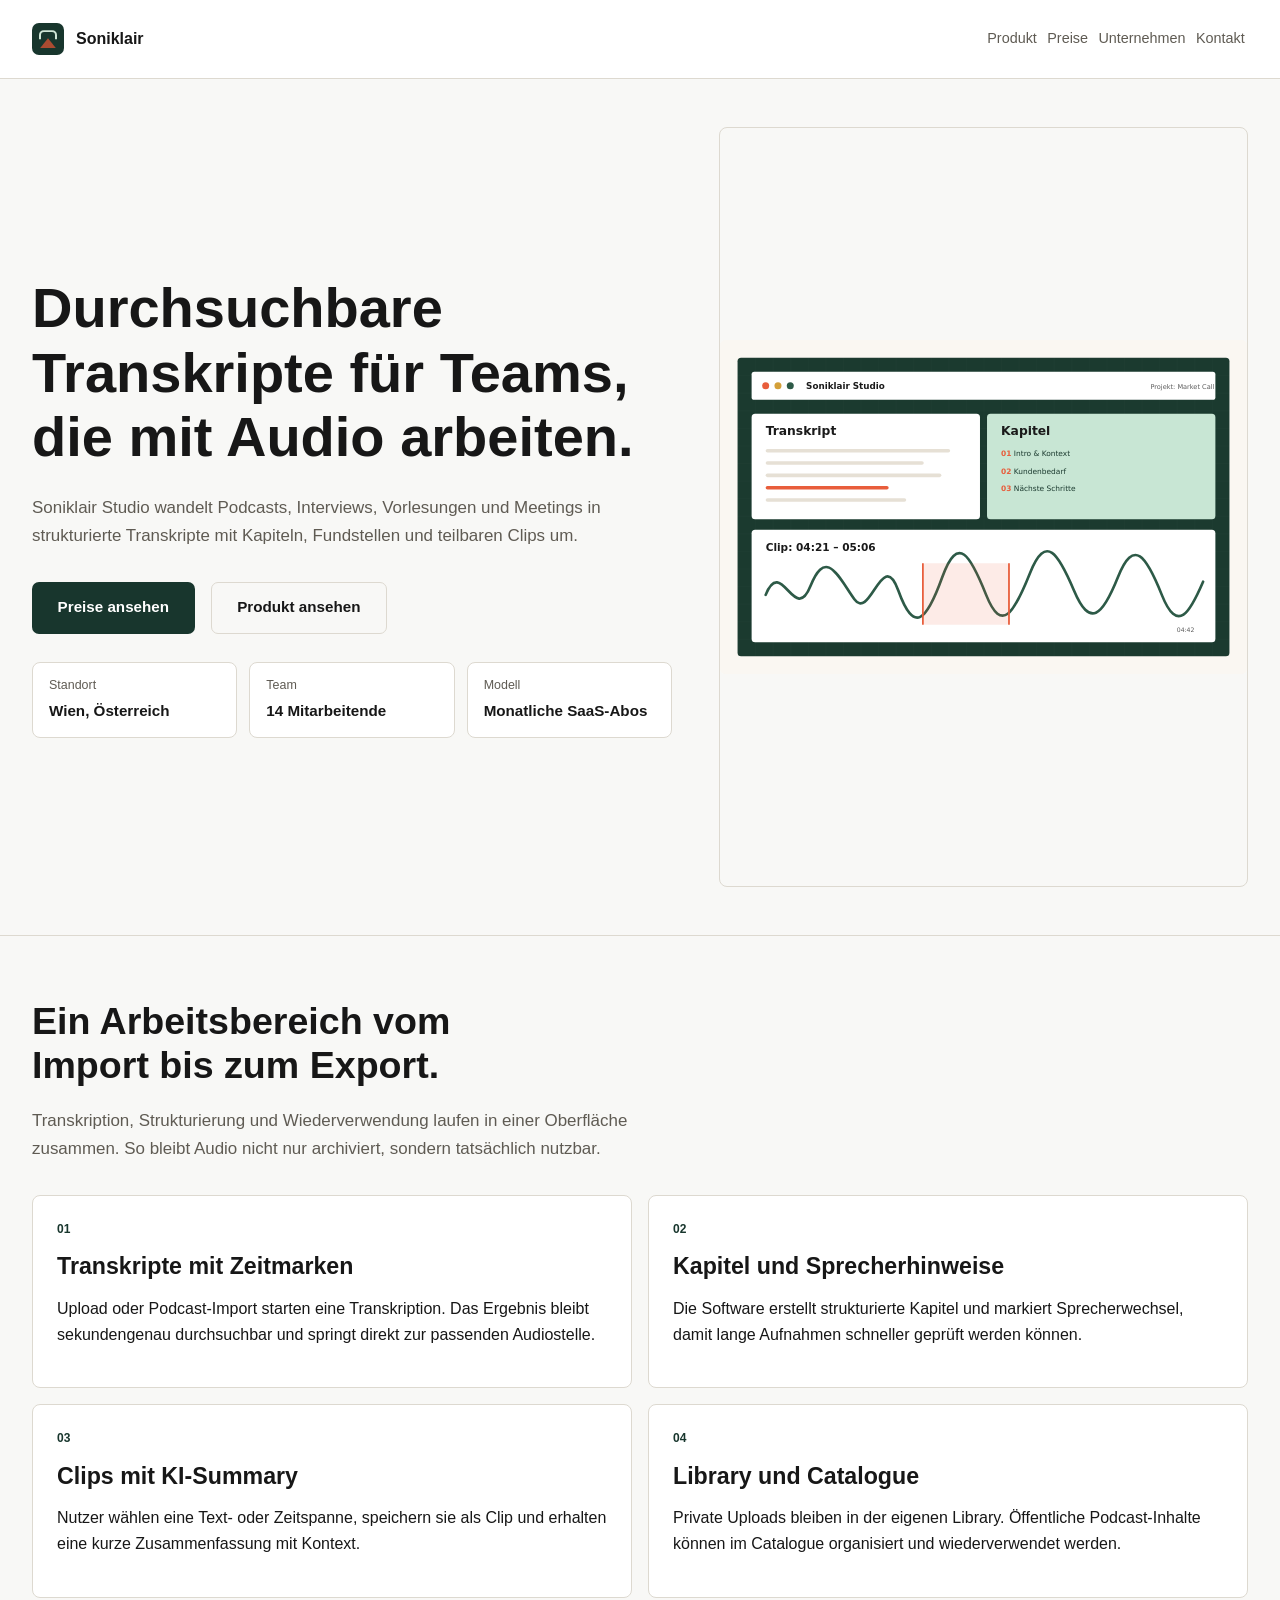
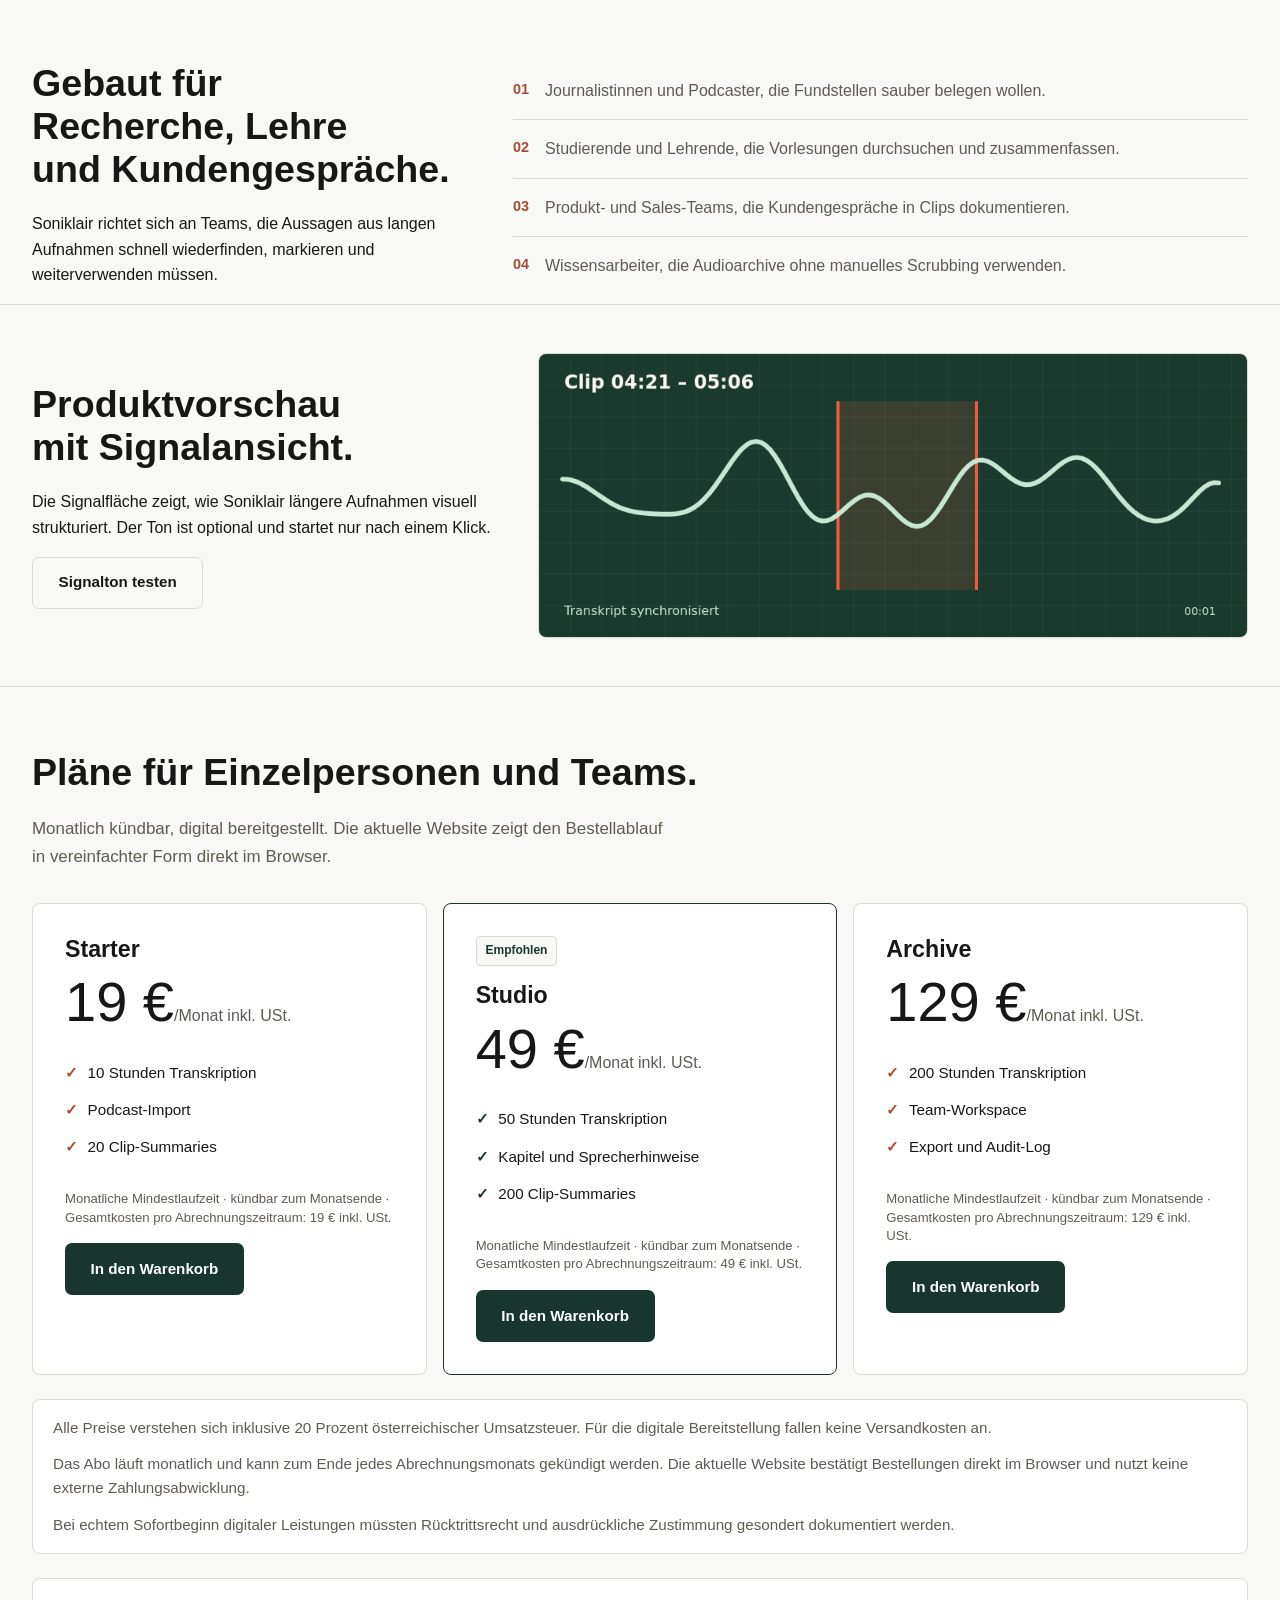
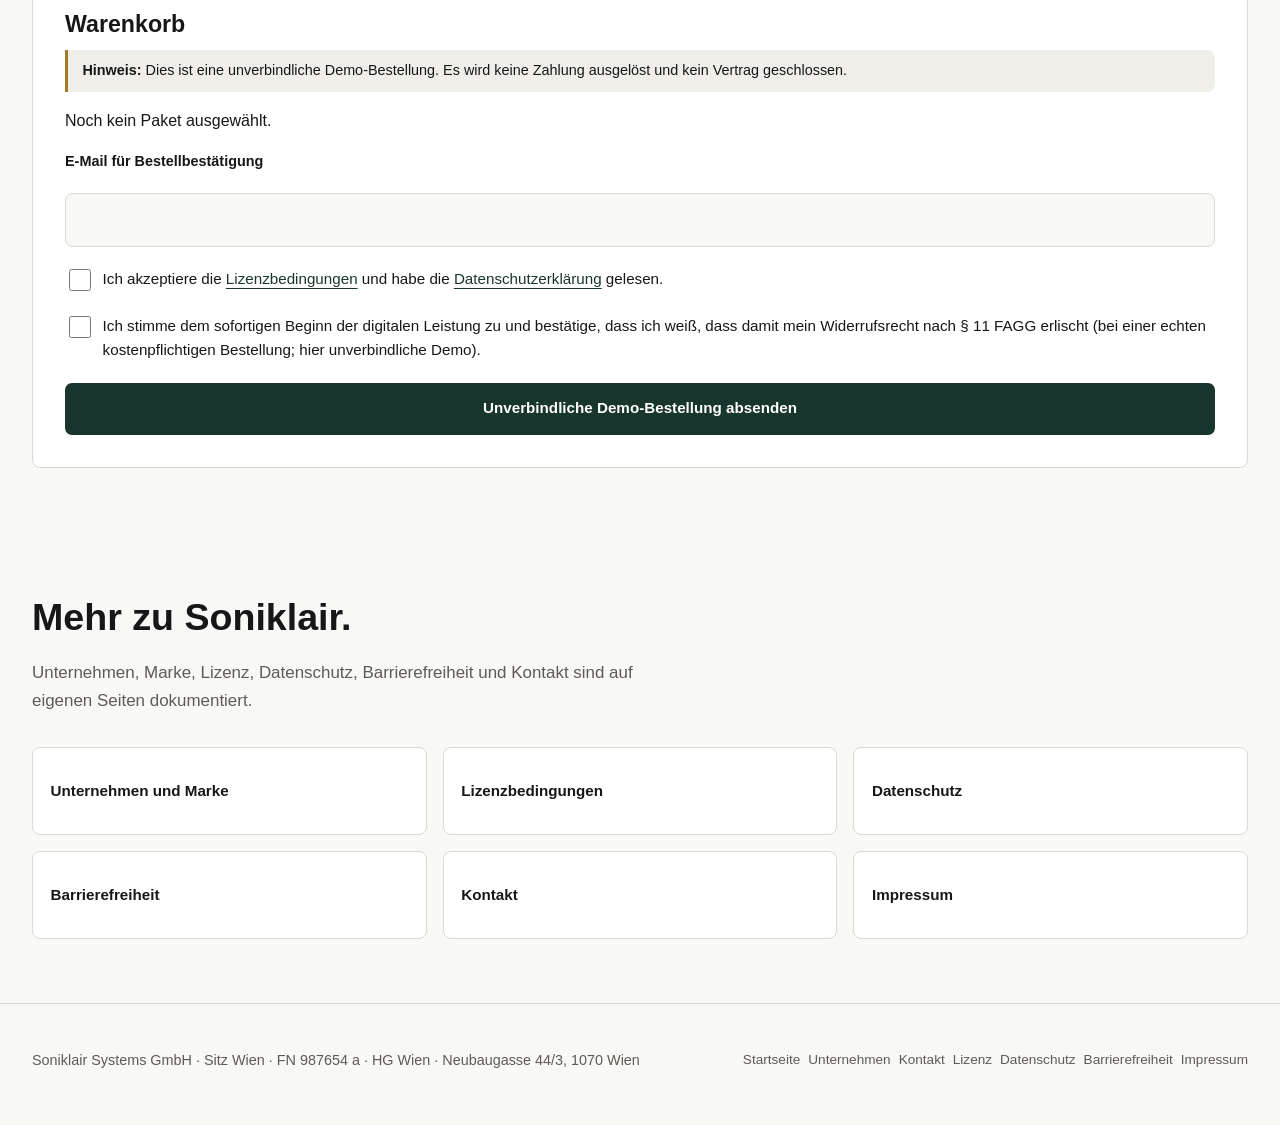
<file: index.html>
<!doctype html>
<html lang="de-AT">
  <head>
    <meta charset="utf-8">
    <meta name="viewport" content="width=device-width, initial-scale=1">
    <title>Soniklair Studio | Audio-Intelligence SaaS aus Wien</title>
    <meta name="description" content="Soniklair Studio transkribiert Podcasts, Meetings und Vorlesungen, erzeugt Kapitel und macht Clips teilbar.">
    <link rel="stylesheet" href="styles.css">
    <link rel="icon" href="assets/favicon.svg" type="image/svg+xml">
  </head>
  <body data-page="home">
    <a class="skip-link" href="#main">Zum Inhalt springen</a>
    <header class="site-header">
      <nav class="nav" aria-label="Hauptnavigation">
        <a class="brand" href="index.html" aria-label="Soniklair Startseite">
          <span class="brand-mark" aria-hidden="true"></span>Soniklair
        </a>
        <button class="nav-toggle" type="button" aria-expanded="false" aria-controls="nav-links">Menü</button>
        <div class="nav-links" id="nav-links">
          <a href="index.html#produkt">Produkt</a>
          <a href="index.html#shop">Preise</a>
          <a href="about.html">Unternehmen</a>
          <a href="contact.html">Kontakt</a>
        </div>
      </nav>
    </header>

    <main id="main">
      <section class="hero band">
        <div class="hero-copy">
          <h1>Durchsuchbare Transkripte für Teams, die mit Audio arbeiten.</h1>
          <p class="lead">Soniklair Studio wandelt Podcasts, Interviews, Vorlesungen und Meetings in strukturierte Transkripte mit Kapiteln, Fundstellen und teilbaren Clips um.</p>
          <div class="hero-actions" aria-label="Produktaktionen">
            <a class="button primary" href="#shop">Preise ansehen</a>
            <a class="button secondary" href="#preview">Produkt ansehen</a>
          </div>
          <ul class="hero-meta" aria-label="Unternehmensdaten">
            <li><span>Standort</span>Wien, Österreich</li>
            <li><span>Team</span>14 Mitarbeitende</li>
            <li><span>Modell</span>Monatliche SaaS-Abos</li>
          </ul>
        </div>
        <figure class="hero-media" id="preview">
          <img src="assets/soniklair-studio.svg" alt="Stilisierte Oberfläche von Soniklair Studio mit Transkript, Kapiteln und Clip-Auswahl" width="1200" height="760">
        </figure>
      </section>

      <section class="band product" id="produkt" aria-labelledby="produkt-title">
        <div class="section-heading">
          <h2 id="produkt-title">Ein Arbeitsbereich vom Import bis zum Export.</h2>
          <p class="lead">Transkription, Strukturierung und Wiederverwendung laufen in einer Oberfläche zusammen. So bleibt Audio nicht nur archiviert, sondern tatsächlich nutzbar.</p>
        </div>
        <div class="feature-grid">
          <article>
            <span class="number">01</span>
            <h3>Transkripte mit Zeitmarken</h3>
            <p>Upload oder Podcast-Import starten eine Transkription. Das Ergebnis bleibt sekundengenau durchsuchbar und springt direkt zur passenden Audiostelle.</p>
          </article>
          <article>
            <span class="number">02</span>
            <h3>Kapitel und Sprecherhinweise</h3>
            <p>Die Software erstellt strukturierte Kapitel und markiert Sprecherwechsel, damit lange Aufnahmen schneller geprüft werden können.</p>
          </article>
          <article>
            <span class="number">03</span>
            <h3>Clips mit KI-Summary</h3>
            <p>Nutzer wählen eine Text- oder Zeitspanne, speichern sie als Clip und erhalten eine kurze Zusammenfassung mit Kontext.</p>
          </article>
          <article>
            <span class="number">04</span>
            <h3>Library und Catalogue</h3>
            <p>Private Uploads bleiben in der eigenen Library. Öffentliche Podcast-Inhalte können im Catalogue organisiert und wiederverwendet werden.</p>
          </article>
        </div>
      </section>

      <section class="band proof" aria-labelledby="proof-title">
        <div>
          <h2 id="proof-title">Gebaut für Recherche, Lehre und Kundengespräche.</h2>
          <p>Soniklair richtet sich an Teams, die Aussagen aus langen Aufnahmen schnell wiederfinden, markieren und weiterverwenden müssen.</p>
        </div>
        <ul class="proof-list">
          <li>Journalistinnen und Podcaster, die Fundstellen sauber belegen wollen.</li>
          <li>Studierende und Lehrende, die Vorlesungen durchsuchen und zusammenfassen.</li>
          <li>Produkt- und Sales-Teams, die Kundengespräche in Clips dokumentieren.</li>
          <li>Wissensarbeiter, die Audioarchive ohne manuelles Scrubbing verwenden.</li>
        </ul>
      </section>

      <section class="band media-panel" aria-labelledby="signal-title">
        <div>
          <h2 id="signal-title">Produktvorschau mit Signalansicht.</h2>
          <p>Die Signalfläche zeigt, wie Soniklair längere Aufnahmen visuell strukturiert. Der Ton ist optional und startet nur nach einem Klick.</p>
          <button class="button secondary" id="play-sound" type="button">Signalton testen</button>
        </div>
        <canvas id="signal-canvas" width="900" height="360" role="img" aria-label="Animierte Audiowellenform als Produktvisualisierung"></canvas>
      </section>

      <section class="band shop" id="shop" aria-labelledby="shop-title">
        <div class="section-heading">
          <h2 id="shop-title">Pläne für Einzelpersonen und Teams.</h2>
          <p class="lead">Monatlich kündbar, digital bereitgestellt. Die aktuelle Website zeigt den Bestellablauf in vereinfachter Form direkt im Browser.</p>
        </div>
        <div class="pricing-grid">
          <article class="price-card" data-plan="Starter" data-price="19">
            <h3>Starter</h3>
            <p class="price">19 €<span>/Monat inkl. USt.</span></p>
            <ul>
              <li>10 Stunden Transkription</li>
              <li>Podcast-Import</li>
              <li>20 Clip-Summaries</li>
            </ul>
            <p class="price-term">Monatliche Mindestlaufzeit · kündbar zum Monatsende · Gesamtkosten pro Abrechnungszeitraum: 19 € inkl. USt.</p>
            <button class="button primary add-plan" type="button">In den Warenkorb</button>
          </article>
          <article class="price-card recommended" data-plan="Studio" data-price="49">
            <p class="badge">Empfohlen</p>
            <h3>Studio</h3>
            <p class="price">49 €<span>/Monat inkl. USt.</span></p>
            <ul>
              <li>50 Stunden Transkription</li>
              <li>Kapitel und Sprecherhinweise</li>
              <li>200 Clip-Summaries</li>
            </ul>
            <p class="price-term">Monatliche Mindestlaufzeit · kündbar zum Monatsende · Gesamtkosten pro Abrechnungszeitraum: 49 € inkl. USt.</p>
            <button class="button primary add-plan" type="button">In den Warenkorb</button>
          </article>
          <article class="price-card" data-plan="Archive" data-price="129">
            <h3>Archive</h3>
            <p class="price">129 €<span>/Monat inkl. USt.</span></p>
            <ul>
              <li>200 Stunden Transkription</li>
              <li>Team-Workspace</li>
              <li>Export und Audit-Log</li>
            </ul>
            <p class="price-term">Monatliche Mindestlaufzeit · kündbar zum Monatsende · Gesamtkosten pro Abrechnungszeitraum: 129 € inkl. USt.</p>
            <button class="button primary add-plan" type="button">In den Warenkorb</button>
          </article>
        </div>
        <div class="shop-legal-note" aria-label="Bestellinformationen">
          <p>Alle Preise verstehen sich inklusive 20 Prozent österreichischer Umsatzsteuer. Für die digitale Bereitstellung fallen keine Versandkosten an.</p>
          <p>Das Abo läuft monatlich und kann zum Ende jedes Abrechnungsmonats gekündigt werden. Die aktuelle Website bestätigt Bestellungen direkt im Browser und nutzt keine externe Zahlungsabwicklung.</p>
          <p>Bei echtem Sofortbeginn digitaler Leistungen müssten Rücktrittsrecht und ausdrückliche Zustimmung gesondert dokumentiert werden.</p>
        </div>
        <section class="checkout" aria-labelledby="checkout-title" aria-live="polite">
          <h3 id="checkout-title">Warenkorb</h3>
          <p class="checkout-demo-notice"><strong>Hinweis:</strong> Dies ist eine unverbindliche Demo-Bestellung. Es wird keine Zahlung ausgelöst und kein Vertrag geschlossen.</p>
          <p id="cart-state" role="status">Noch kein Paket ausgewählt.</p>
          <form class="checkout-form" id="checkout-form">
            <label for="email">E-Mail für Bestellbestätigung</label>
            <input id="email" name="email" type="email" autocomplete="email" required>
            <div class="order-summary" id="order-summary" hidden aria-label="Bestellzusammenfassung">
              <p class="order-summary-title">Bestellzusammenfassung</p>
              <ul class="order-summary-list">
                <li>Paket: <strong id="summary-plan">–</strong></li>
                <li>Monatlicher Preis: <strong id="summary-price">–</strong> inkl. 20 % USt., kein Versandkostenanteil</li>
                <li>Mindestlaufzeit: monatlich, kündbar zum Monatsende</li>
                <li>Leistungsbeginn: digitale Bereitstellung nach Vertragsschluss</li>
                <li>Widerrufsrecht: 14 Tage; entfällt bei sofortigem digitalem Leistungsbeginn nur mit ausdrücklicher Zustimmung</li>
                <li><a href="license.html">Lizenzbedingungen</a> · <a href="privacy.html">Datenschutz</a> · <a href="license.html#widerrufsbelehrung">Widerrufsbelehrung</a></li>
              </ul>
            </div>
            <label class="checkbox">
              <input type="checkbox" required>
              <span>Ich akzeptiere die <a href="license.html">Lizenzbedingungen</a> und habe die <a href="privacy.html">Datenschutzerklärung</a> gelesen.</span>
            </label>
            <label class="checkbox">
              <input type="checkbox" id="withdrawal-consent">
              <span>Ich stimme dem sofortigen Beginn der digitalen Leistung zu und bestätige, dass ich weiß, dass damit mein Widerrufsrecht nach § 11 FAGG erlischt (bei einer echten kostenpflichtigen Bestellung; hier unverbindliche Demo).</span>
            </label>
            <button class="button primary" type="submit">Unverbindliche Demo-Bestellung absenden</button>
          </form>
          <p class="form-message" id="order-message" role="status"></p>
        </section>
      </section>

      <section class="band compliance" aria-labelledby="compliance-title">
        <div class="section-heading">
          <h2 id="compliance-title">Mehr zu Soniklair.</h2>
          <p class="lead">Unternehmen, Marke, Lizenz, Datenschutz, Barrierefreiheit und Kontakt sind auf eigenen Seiten dokumentiert.</p>
        </div>
        <div class="compliance-grid">
          <a href="about.html">Unternehmen und Marke</a>
          <a href="license.html">Lizenzbedingungen</a>
          <a href="privacy.html">Datenschutz</a>
          <a href="accessibility.html">Barrierefreiheit</a>
          <a href="contact.html">Kontakt</a>
          <a href="impressum.html">Impressum</a>
        </div>
      </section>
    </main>

    <footer class="site-footer">
      <p>Soniklair Systems GmbH · Sitz Wien · FN 987654 a · HG Wien · Neubaugasse 44/3, 1070 Wien</p>
      <nav aria-label="Footer Navigation">
        <a href="index.html">Startseite</a>
        <a href="about.html">Unternehmen</a>
        <a href="contact.html">Kontakt</a>
        <a href="license.html">Lizenz</a>
        <a href="privacy.html">Datenschutz</a>
        <a href="accessibility.html">Barrierefreiheit</a>
        <a href="impressum.html">Impressum</a>
      </nav>
    </footer>
    <script src="script.js"></script>
  </body>
</html>
</file>
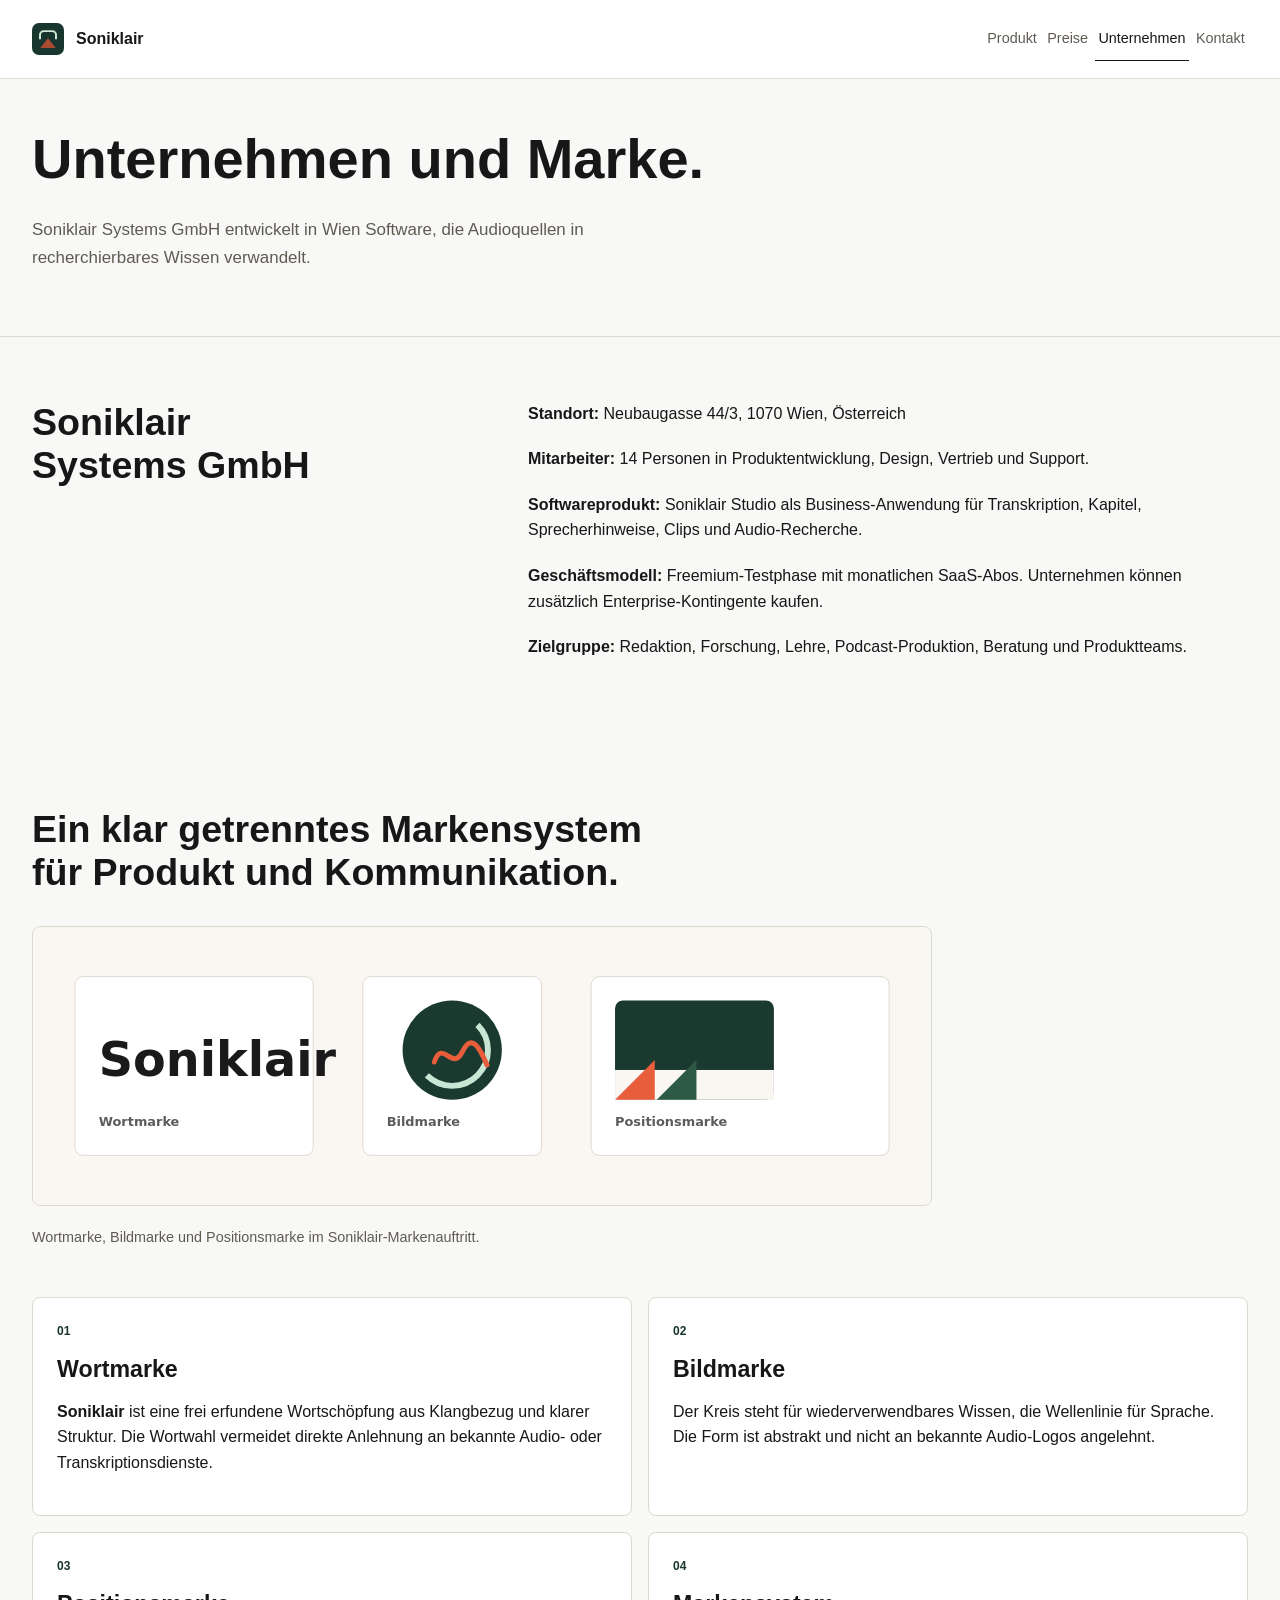
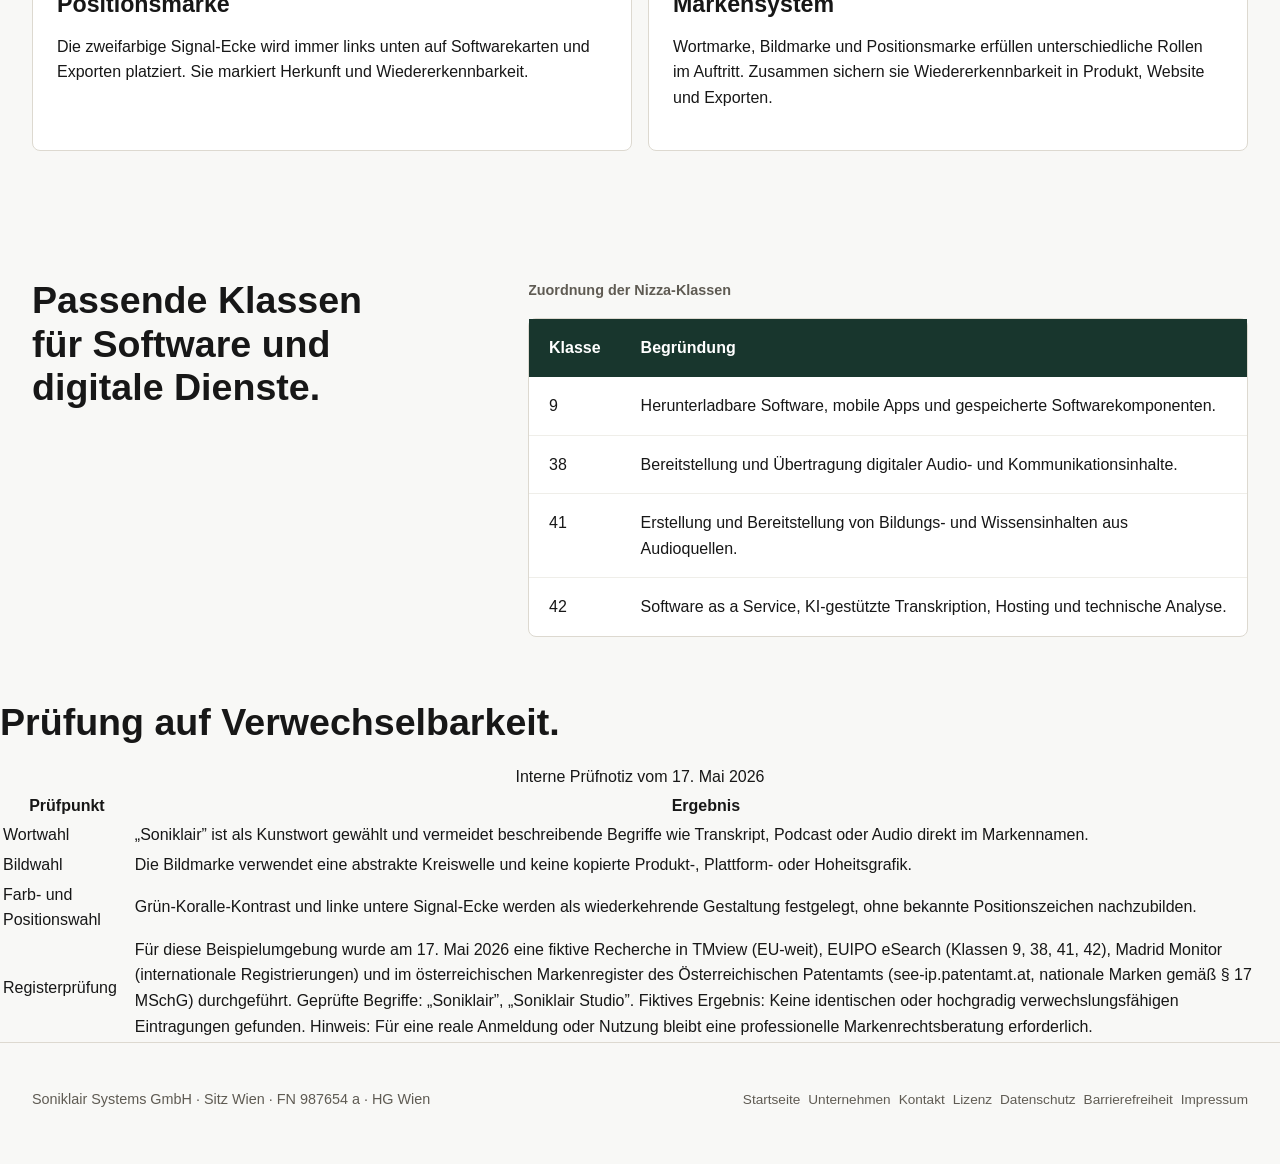
<file: about.html>
<!doctype html>
<html lang="de-AT">
  <head>
    <meta charset="utf-8">
    <meta name="viewport" content="width=device-width, initial-scale=1">
    <title>Unternehmen und Marke | Soniklair</title>
    <meta name="description" content="Unternehmensprofil, Markenformen und Nizza-Klassen von Soniklair Systems GmbH.">
    <link rel="stylesheet" href="styles.css">
    <link rel="icon" href="assets/favicon.svg" type="image/svg+xml">
  </head>
  <body data-page="about">
    <a class="skip-link" href="#main">Zum Inhalt springen</a>
    <header class="site-header">
      <nav class="nav" aria-label="Hauptnavigation">
        <a class="brand" href="index.html"><span class="brand-mark" aria-hidden="true"></span>Soniklair</a>
        <button class="nav-toggle" type="button" aria-expanded="false" aria-controls="nav-links">Menü</button>
        <div class="nav-links" id="nav-links">
          <a href="index.html#produkt">Produkt</a>
          <a href="index.html#shop">Preise</a>
          <a href="about.html">Unternehmen</a>
          <a href="contact.html">Kontakt</a>
        </div>
      </nav>
    </header>
    <main id="main" class="page">
      <section class="band page-hero">
        <h1>Unternehmen und Marke.</h1>
        <p class="lead">Soniklair Systems GmbH entwickelt in Wien Software, die Audioquellen in recherchierbares Wissen verwandelt.</p>
      </section>

      <section class="band two-column" aria-labelledby="company-title">
        <div>
          <h2 id="company-title">Soniklair Systems GmbH</h2>
        </div>
        <div class="text-block">
          <p><strong>Standort:</strong> Neubaugasse 44/3, 1070 Wien, Österreich</p>
          <p><strong>Mitarbeiter:</strong> 14 Personen in Produktentwicklung, Design, Vertrieb und Support.</p>
          <p><strong>Softwareprodukt:</strong> Soniklair Studio als Business-Anwendung für Transkription, Kapitel, Sprecherhinweise, Clips und Audio-Recherche.</p>
          <p><strong>Geschäftsmodell:</strong> Freemium-Testphase mit monatlichen SaaS-Abos. Unternehmen können zusätzlich Enterprise-Kontingente kaufen.</p>
          <p><strong>Zielgruppe:</strong> Redaktion, Forschung, Lehre, Podcast-Produktion, Beratung und Produktteams.</p>
        </div>
      </section>

      <section class="band" aria-labelledby="marks-title">
        <div class="section-heading">
          <h2 id="marks-title">Ein klar getrenntes Markensystem für Produkt und Kommunikation.</h2>
        </div>
        <figure class="wide-media">
          <img src="assets/marks.svg" alt="Soniklair Wortmarke, Bildmarke und Positionsmarke" width="900" height="280">
          <figcaption>Wortmarke, Bildmarke und Positionsmarke im Soniklair-Markenauftritt.</figcaption>
        </figure>
        <div class="feature-grid" style="margin-top: 3rem;">
          <article>
            <span class="number">01</span>
            <h3>Wortmarke</h3>
            <p><strong>Soniklair</strong> ist eine frei erfundene Wortschöpfung aus Klangbezug und klarer Struktur. Die Wortwahl vermeidet direkte Anlehnung an bekannte Audio- oder Transkriptionsdienste.</p>
          </article>
          <article>
            <span class="number">02</span>
            <h3>Bildmarke</h3>
            <p>Der Kreis steht für wiederverwendbares Wissen, die Wellenlinie für Sprache. Die Form ist abstrakt und nicht an bekannte Audio-Logos angelehnt.</p>
          </article>
          <article>
            <span class="number">03</span>
            <h3>Positionsmarke</h3>
            <p>Die zweifarbige Signal-Ecke wird immer links unten auf Softwarekarten und Exporten platziert. Sie markiert Herkunft und Wiedererkennbarkeit.</p>
          </article>
          <article>
            <span class="number">04</span>
            <h3>Markensystem</h3>
            <p>Wortmarke, Bildmarke und Positionsmarke erfüllen unterschiedliche Rollen im Auftritt. Zusammen sichern sie Wiedererkennbarkeit in Produkt, Website und Exporten.</p>
          </article>
        </div>
      </section>

      <section class="band two-column" aria-labelledby="nice-title">
        <div>
          <h2 id="nice-title">Passende Klassen für Software und digitale Dienste.</h2>
        </div>
        <table class="info-table">
          <caption>Zuordnung der Nizza-Klassen</caption>
          <thead><tr><th>Klasse</th><th>Begründung</th></tr></thead>
          <tbody>
            <tr><td>9</td><td>Herunterladbare Software, mobile Apps und gespeicherte Softwarekomponenten.</td></tr>
            <tr><td>38</td><td>Bereitstellung und Übertragung digitaler Audio- und Kommunikationsinhalte.</td></tr>
            <tr><td>41</td><td>Erstellung und Bereitstellung von Bildungs- und Wissensinhalten aus Audioquellen.</td></tr>
            <tr><td>42</td><td>Software as a Service, KI-gestützte Transkription, Hosting und technische Analyse.</td></tr>
          </tbody>
        </table>
      </section>

      <section class=”band two-column” aria-labelledby=”clearance-title”>
        <div>
          <h2 id=”clearance-title”>Prüfung auf Verwechselbarkeit.</h2>
        </div>
        <table class=”info-table”>
          <caption>Interne Prüfnotiz vom 17. Mai 2026</caption>
          <thead><tr><th>Prüfpunkt</th><th>Ergebnis</th></tr></thead>
          <tbody>
            <tr><td>Wortwahl</td><td>„Soniklair” ist als Kunstwort gewählt und vermeidet beschreibende Begriffe wie Transkript, Podcast oder Audio direkt im Markennamen.</td></tr>
            <tr><td>Bildwahl</td><td>Die Bildmarke verwendet eine abstrakte Kreiswelle und keine kopierte Produkt-, Plattform- oder Hoheitsgrafik.</td></tr>
            <tr><td>Farb- und Positionswahl</td><td>Grün-Koralle-Kontrast und linke untere Signal-Ecke werden als wiederkehrende Gestaltung festgelegt, ohne bekannte Positionszeichen nachzubilden.</td></tr>
            <tr><td>Registerprüfung</td><td>Für diese Beispielumgebung wurde am 17. Mai 2026 eine fiktive Recherche in TMview (EU-weit), EUIPO eSearch (Klassen 9, 38, 41, 42), Madrid Monitor (internationale Registrierungen) und im österreichischen Markenregister des Österreichischen Patentamts (see-ip.patentamt.at, nationale Marken gemäß § 17 MSchG) durchgeführt. Geprüfte Begriffe: „Soniklair”, „Soniklair Studio”. Fiktives Ergebnis: Keine identischen oder hochgradig verwechslungsfähigen Eintragungen gefunden. Hinweis: Für eine reale Anmeldung oder Nutzung bleibt eine professionelle Markenrechtsberatung erforderlich.</td></tr>
          </tbody>
        </table>
      </section>
    </main>
    <footer class="site-footer">
      <p>Soniklair Systems GmbH · Sitz Wien · FN 987654 a · HG Wien</p>
      <nav aria-label="Footer Navigation">
        <a href="index.html">Startseite</a>
        <a href="about.html">Unternehmen</a>
        <a href="contact.html">Kontakt</a>
        <a href="license.html">Lizenz</a>
        <a href="privacy.html">Datenschutz</a>
        <a href="accessibility.html">Barrierefreiheit</a>
        <a href="impressum.html">Impressum</a>
      </nav>
    </footer>
    <script src="script.js"></script>
  </body>
</html>
</file>
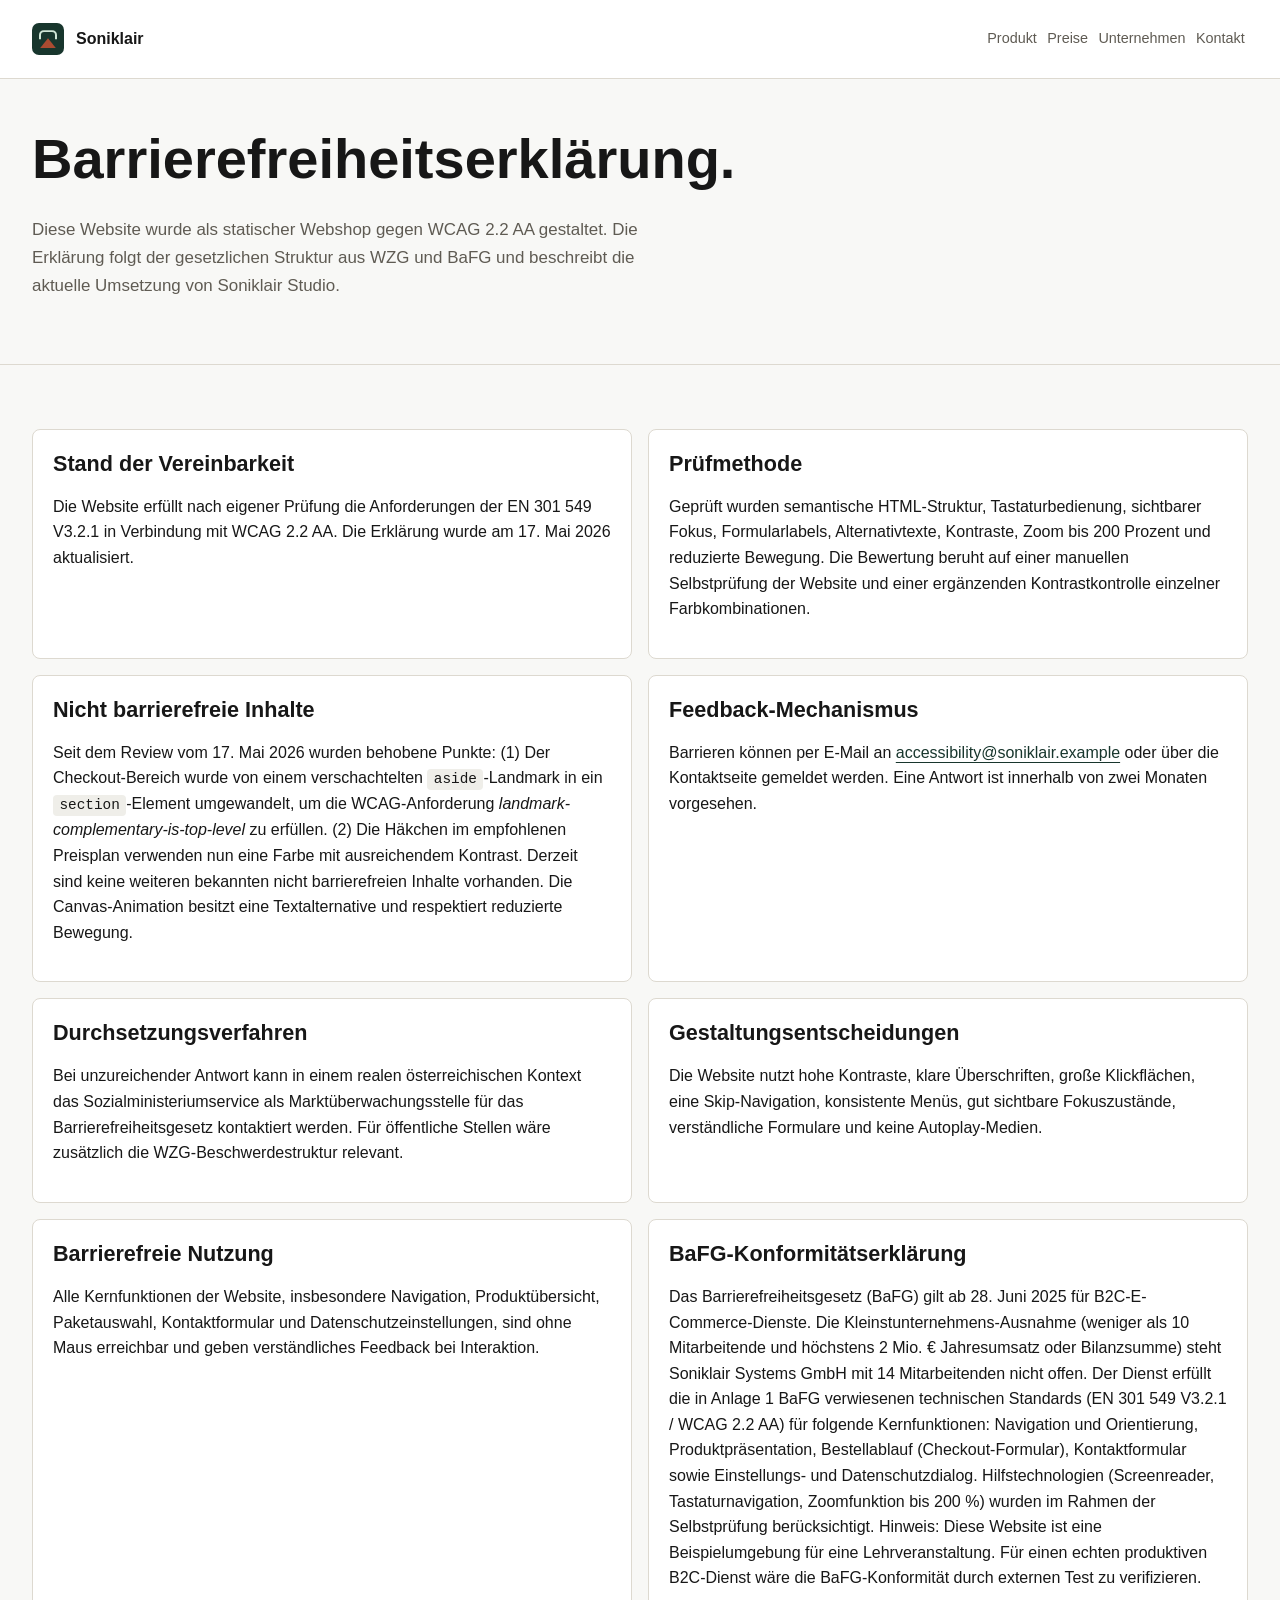
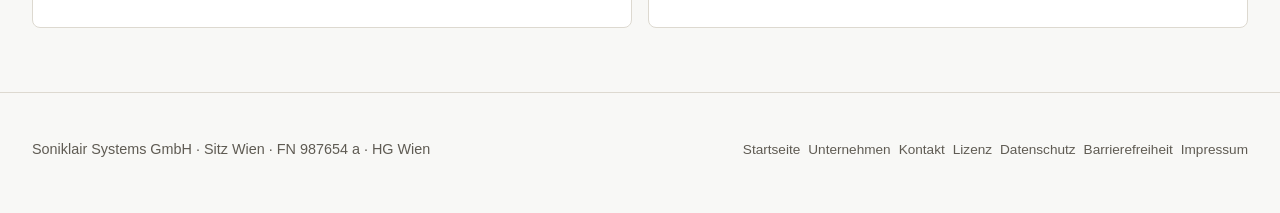
<file: accessibility.html>
<!doctype html>
<html lang="de-AT">
  <head>
    <meta charset="utf-8">
    <meta name="viewport" content="width=device-width, initial-scale=1">
    <title>Barrierefreiheitserklärung | Soniklair</title>
    <meta name="description" content="Barrierefreiheitserklärung für Soniklair Studio Webshop nach WCAG 2.2 AA.">
    <link rel="stylesheet" href="styles.css">
    <link rel="icon" href="assets/favicon.svg" type="image/svg+xml">
  </head>
  <body data-page="accessibility">
    <a class="skip-link" href="#main">Zum Inhalt springen</a>
    <header class="site-header">
      <nav class="nav" aria-label="Hauptnavigation">
        <a class="brand" href="index.html"><span class="brand-mark" aria-hidden="true"></span>Soniklair</a>
        <button class="nav-toggle" type="button" aria-expanded="false" aria-controls="nav-links">Menü</button>
        <div class="nav-links" id="nav-links">
          <a href="index.html#produkt">Produkt</a>
          <a href="index.html#shop">Preise</a>
          <a href="about.html">Unternehmen</a>
          <a href="contact.html">Kontakt</a>
        </div>
      </nav>
    </header>
    <main id="main" class="page legal">
      <section class="band page-hero">
        <h1>Barrierefreiheitserklärung.</h1>
        <p class="lead">Diese Website wurde als statischer Webshop gegen WCAG 2.2 AA gestaltet. Die Erklärung folgt der gesetzlichen Struktur aus WZG und BaFG und beschreibt die aktuelle Umsetzung von Soniklair Studio.</p>
      </section>
      <section class="band legal-grid">
        <article>
          <h2>Stand der Vereinbarkeit</h2>
          <p>Die Website erfüllt nach eigener Prüfung die Anforderungen der EN 301 549 V3.2.1 in Verbindung mit WCAG 2.2 AA. Die Erklärung wurde am 17. Mai 2026 aktualisiert.</p>
        </article>
        <article>
          <h2>Prüfmethode</h2>
          <p>Geprüft wurden semantische HTML-Struktur, Tastaturbedienung, sichtbarer Fokus, Formularlabels, Alternativtexte, Kontraste, Zoom bis 200 Prozent und reduzierte Bewegung. Die Bewertung beruht auf einer manuellen Selbstprüfung der Website und einer ergänzenden Kontrastkontrolle einzelner Farbkombinationen.</p>
        </article>
        <article>
          <h2>Nicht barrierefreie Inhalte</h2>
          <p>Seit dem Review vom 17. Mai 2026 wurden behobene Punkte: (1) Der Checkout-Bereich wurde von einem verschachtelten <code>aside</code>-Landmark in ein <code>section</code>-Element umgewandelt, um die WCAG-Anforderung <em>landmark-complementary-is-top-level</em> zu erfüllen. (2) Die Häkchen im empfohlenen Preisplan verwenden nun eine Farbe mit ausreichendem Kontrast. Derzeit sind keine weiteren bekannten nicht barrierefreien Inhalte vorhanden. Die Canvas-Animation besitzt eine Textalternative und respektiert reduzierte Bewegung.</p>
        </article>
        <article>
          <h2>Feedback-Mechanismus</h2>
          <p>Barrieren können per E-Mail an <a href="mailto:accessibility@soniklair.example">accessibility@soniklair.example</a> oder über die Kontaktseite gemeldet werden. Eine Antwort ist innerhalb von zwei Monaten vorgesehen.</p>
        </article>
        <article>
          <h2>Durchsetzungsverfahren</h2>
          <p>Bei unzureichender Antwort kann in einem realen österreichischen Kontext das Sozialministeriumservice als Marktüberwachungsstelle für das Barrierefreiheitsgesetz kontaktiert werden. Für öffentliche Stellen wäre zusätzlich die WZG-Beschwerdestruktur relevant.</p>
        </article>
        <article>
          <h2>Gestaltungsentscheidungen</h2>
          <p>Die Website nutzt hohe Kontraste, klare Überschriften, große Klickflächen, eine Skip-Navigation, konsistente Menüs, gut sichtbare Fokuszustände, verständliche Formulare und keine Autoplay-Medien.</p>
        </article>
        <article>
          <h2>Barrierefreie Nutzung</h2>
          <p>Alle Kernfunktionen der Website, insbesondere Navigation, Produktübersicht, Paketauswahl, Kontaktformular und Datenschutzeinstellungen, sind ohne Maus erreichbar und geben verständliches Feedback bei Interaktion.</p>
        </article>
        <article>
          <h2>BaFG-Konformitätserklärung</h2>
          <p>Das Barrierefreiheitsgesetz (BaFG) gilt ab 28. Juni 2025 für B2C-E-Commerce-Dienste. Die Kleinstunternehmens-Ausnahme (weniger als 10 Mitarbeitende und höchstens 2 Mio. € Jahresumsatz oder Bilanzsumme) steht Soniklair Systems GmbH mit 14 Mitarbeitenden nicht offen. Der Dienst erfüllt die in Anlage 1 BaFG verwiesenen technischen Standards (EN 301 549 V3.2.1 / WCAG 2.2 AA) für folgende Kernfunktionen: Navigation und Orientierung, Produktpräsentation, Bestellablauf (Checkout-Formular), Kontaktformular sowie Einstellungs- und Datenschutzdialog. Hilfstechnologien (Screenreader, Tastaturnavigation, Zoomfunktion bis 200 %) wurden im Rahmen der Selbstprüfung berücksichtigt. Hinweis: Diese Website ist eine Beispielumgebung für eine Lehrveranstaltung. Für einen echten produktiven B2C-Dienst wäre die BaFG-Konformität durch externen Test zu verifizieren.</p>
        </article>
      </section>
    </main>
    <footer class="site-footer">
      <p>Soniklair Systems GmbH · Sitz Wien · FN 987654 a · HG Wien</p>
      <nav aria-label="Footer Navigation">
        <a href="index.html">Startseite</a>
        <a href="about.html">Unternehmen</a>
        <a href="contact.html">Kontakt</a>
        <a href="license.html">Lizenz</a>
        <a href="privacy.html">Datenschutz</a>
        <a href="accessibility.html">Barrierefreiheit</a>
        <a href="impressum.html">Impressum</a>
      </nav>
    </footer>
    <script src="script.js"></script>
  </body>
</html>
</file>
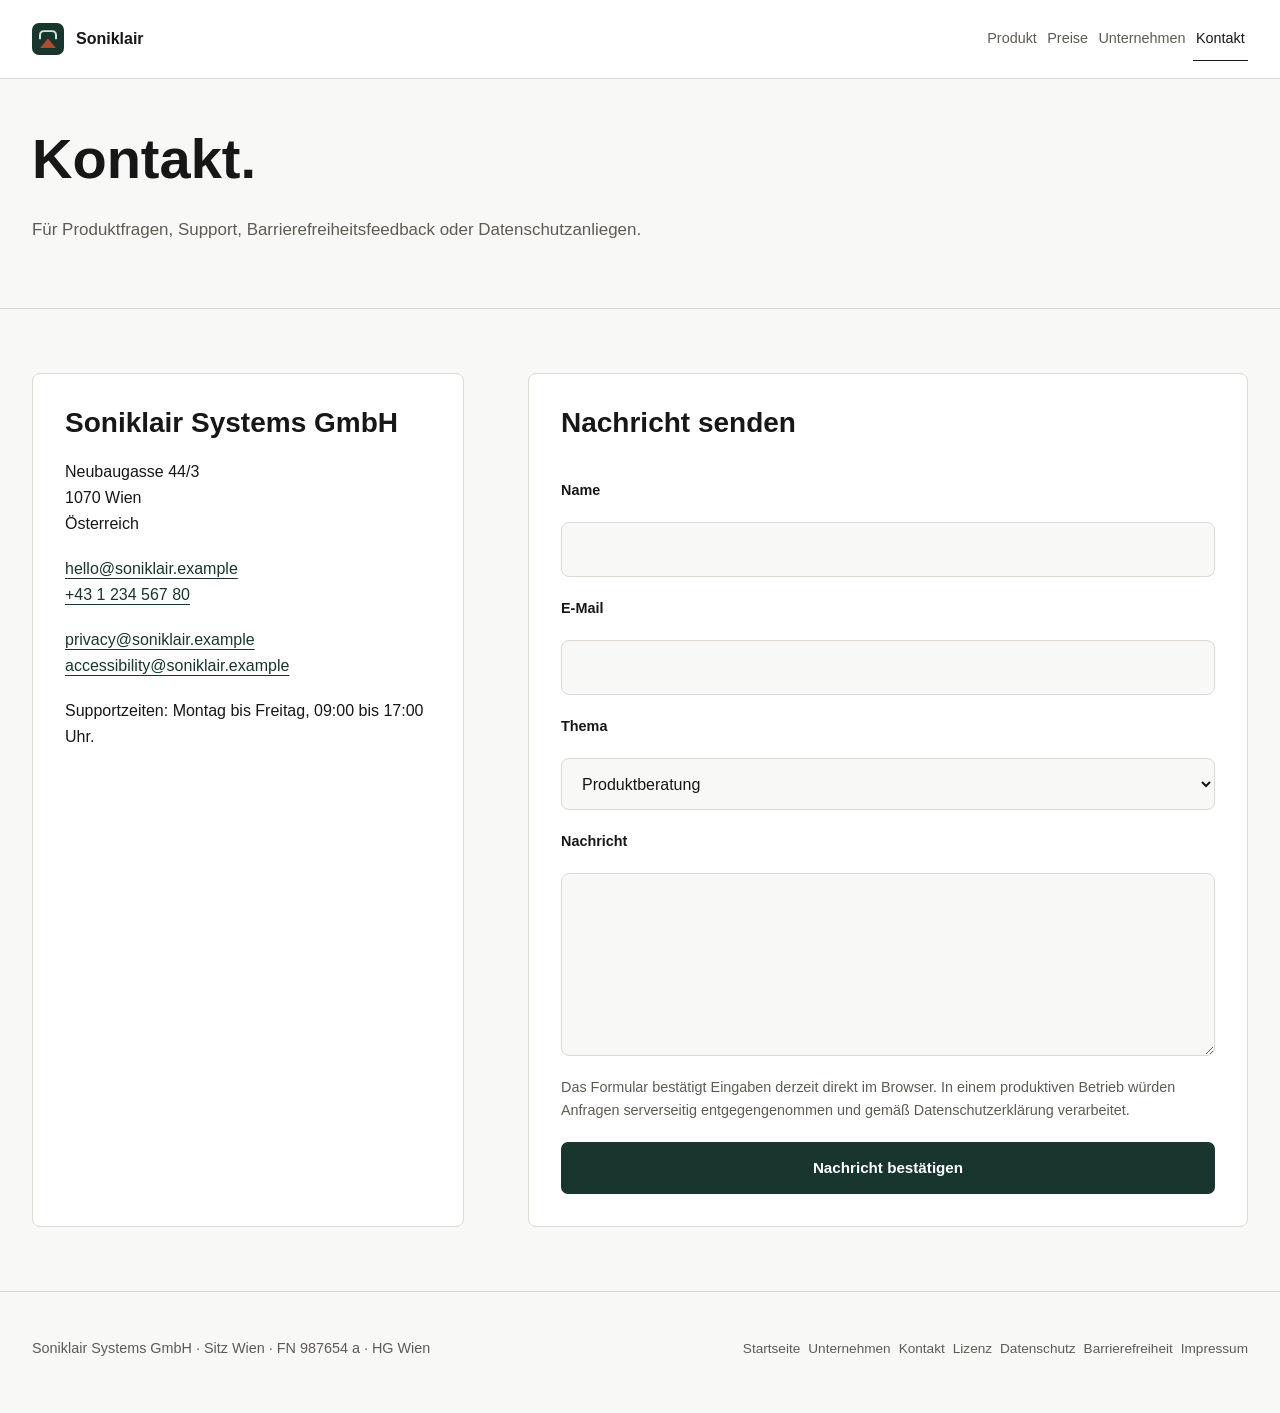
<file: contact.html>
<!doctype html>
<html lang="de-AT">
  <head>
    <meta charset="utf-8">
    <meta name="viewport" content="width=device-width, initial-scale=1">
    <title>Kontakt | Soniklair</title>
    <meta name="description" content="Kontaktseite von Soniklair Systems GmbH.">
    <link rel="stylesheet" href="styles.css">
    <link rel="icon" href="assets/favicon.svg" type="image/svg+xml">
  </head>
  <body data-page="contact">
    <a class="skip-link" href="#main">Zum Inhalt springen</a>
    <header class="site-header">
      <nav class="nav" aria-label="Hauptnavigation">
        <a class="brand" href="index.html"><span class="brand-mark" aria-hidden="true"></span>Soniklair</a>
        <button class="nav-toggle" type="button" aria-expanded="false" aria-controls="nav-links">Menü</button>
        <div class="nav-links" id="nav-links">
          <a href="index.html#produkt">Produkt</a>
          <a href="index.html#shop">Preise</a>
          <a href="about.html">Unternehmen</a>
          <a href="contact.html">Kontakt</a>
        </div>
      </nav>
    </header>
    <main id="main" class="page">
      <section class="band page-hero">
        <h1>Kontakt.</h1>
        <p class="lead">Für Produktfragen, Support, Barrierefreiheitsfeedback oder Datenschutzanliegen.</p>
      </section>
      <section class="band contact-layout" aria-labelledby="contact-form-title">
        <div class="contact-details">
          <h2>Soniklair Systems GmbH</h2>
          <p>Neubaugasse 44/3<br>1070 Wien<br>Österreich</p>
          <p><a href="mailto:hello@soniklair.example">hello@soniklair.example</a><br><a href="tel:+43123456780">+43 1 234 567 80</a></p>
          <p><a href="mailto:privacy@soniklair.example">privacy@soniklair.example</a><br><a href="mailto:accessibility@soniklair.example">accessibility@soniklair.example</a></p>
          <p>Supportzeiten: Montag bis Freitag, 09:00 bis 17:00 Uhr.</p>
        </div>
        <form class="contact-form" id="contact-form" aria-labelledby="contact-form-title">
          <h2 id="contact-form-title">Nachricht senden</h2>
          <label for="name">Name</label>
          <input id="name" name="name" autocomplete="name" required>
          <label for="contact-email">E-Mail</label>
          <input id="contact-email" name="email" type="email" autocomplete="email" required>
          <label for="topic">Thema</label>
          <select id="topic" name="topic">
            <option>Produktberatung</option>
            <option>Support</option>
            <option>Lizenz</option>
            <option>Datenschutz</option>
            <option>Barrierefreiheit</option>
          </select>
          <label for="message">Nachricht</label>
          <textarea id="message" name="message" rows="6" required></textarea>
          <p class="form-note">Das Formular bestätigt Eingaben derzeit direkt im Browser. In einem produktiven Betrieb würden Anfragen serverseitig entgegengenommen und gemäß Datenschutzerklärung verarbeitet.</p>
          <button class="button primary" type="submit">Nachricht bestätigen</button>
          <p class="form-message" id="contact-message" role="status"></p>
        </form>
      </section>
    </main>
    <footer class="site-footer">
      <p>Soniklair Systems GmbH · Sitz Wien · FN 987654 a · HG Wien</p>
      <nav aria-label="Footer Navigation">
        <a href="index.html">Startseite</a>
        <a href="about.html">Unternehmen</a>
        <a href="contact.html">Kontakt</a>
        <a href="license.html">Lizenz</a>
        <a href="privacy.html">Datenschutz</a>
        <a href="accessibility.html">Barrierefreiheit</a>
        <a href="impressum.html">Impressum</a>
      </nav>
    </footer>
    <script src="script.js"></script>
  </body>
</html>
</file>
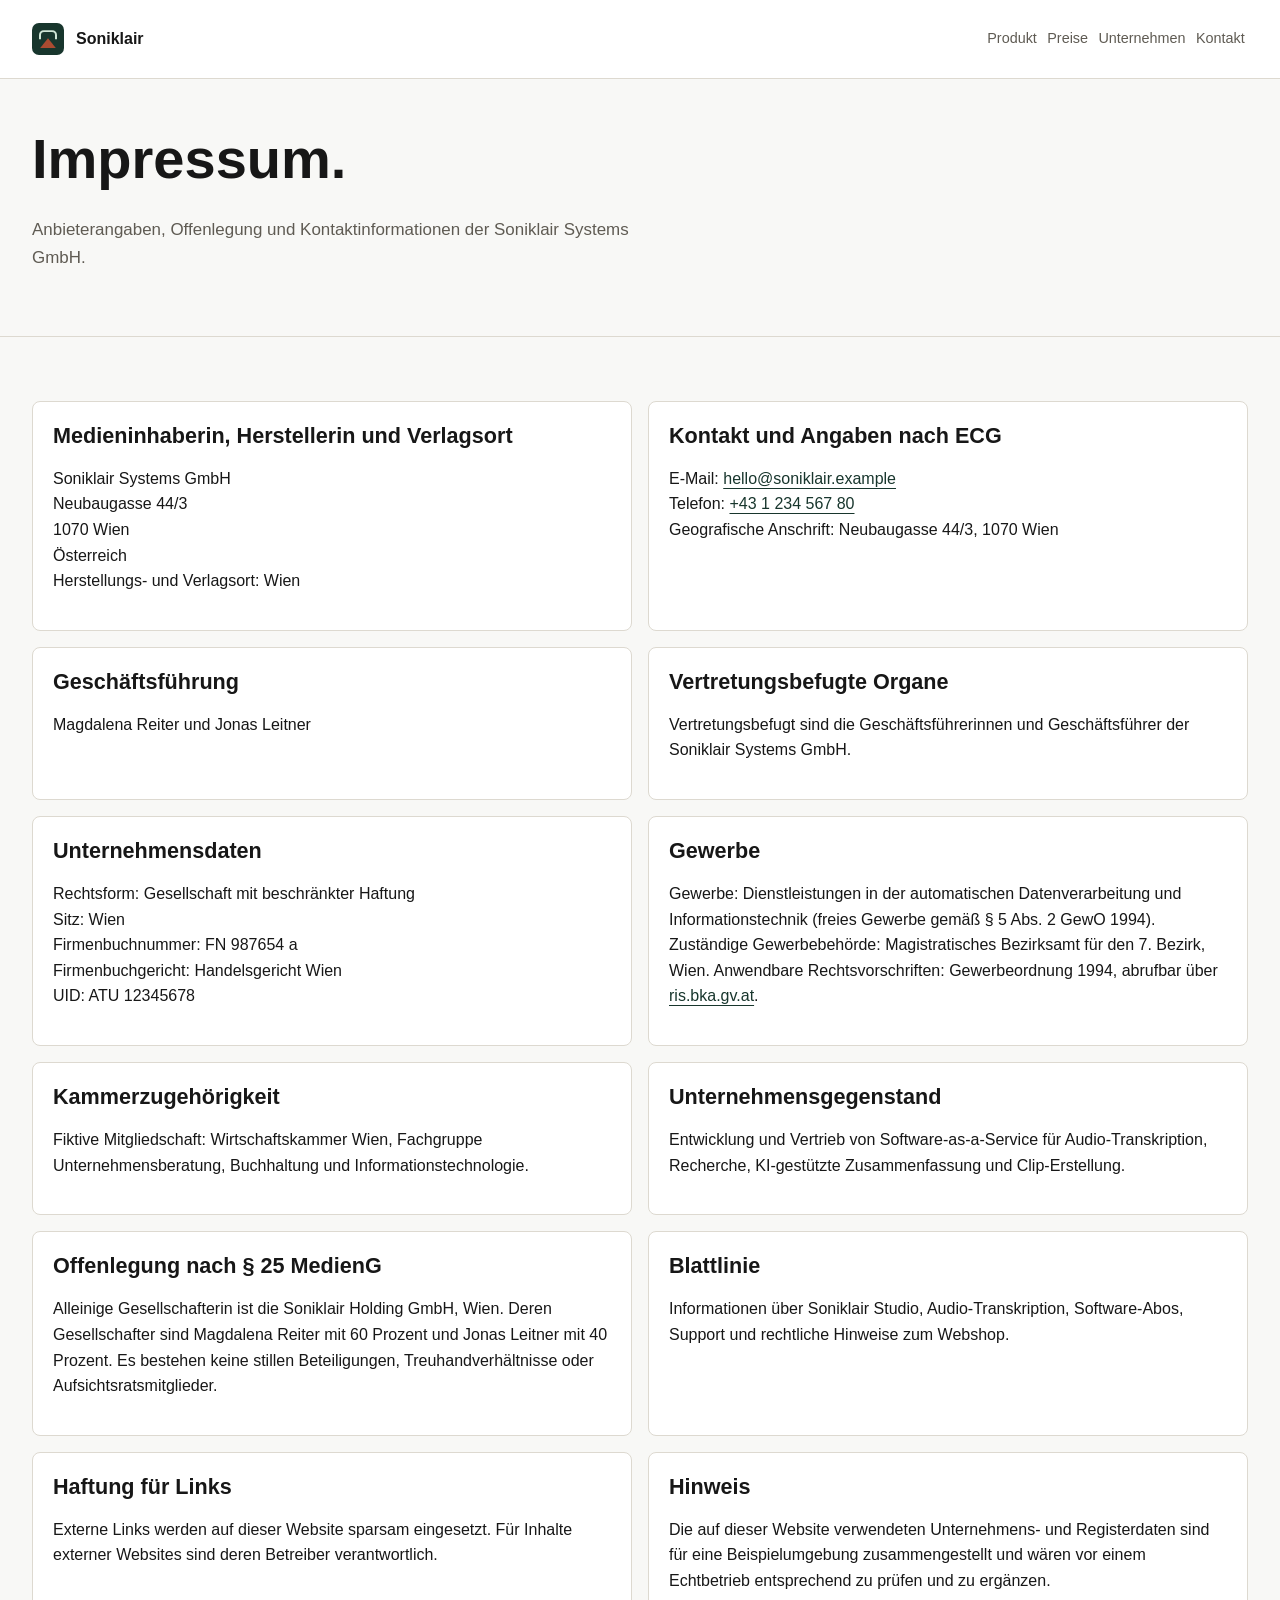
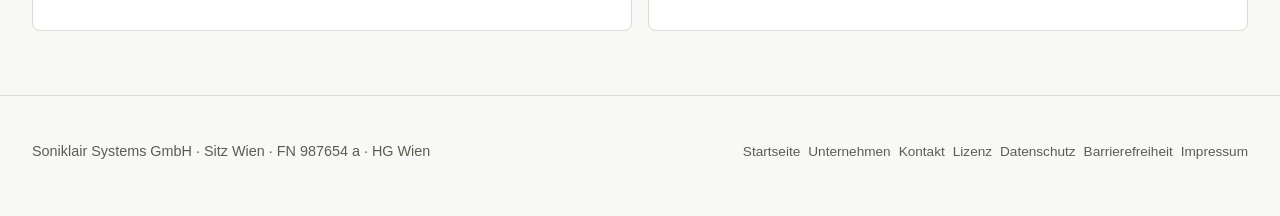
<file: impressum.html>
<!doctype html>
<html lang="de-AT">
  <head>
    <meta charset="utf-8">
    <meta name="viewport" content="width=device-width, initial-scale=1">
    <title>Impressum | Soniklair</title>
    <meta name="description" content="Impressum der Soniklair Systems GmbH.">
    <link rel="stylesheet" href="styles.css">
    <link rel="icon" href="assets/favicon.svg" type="image/svg+xml">
  </head>
  <body data-page="impressum">
    <a class="skip-link" href="#main">Zum Inhalt springen</a>
    <header class="site-header">
      <nav class="nav" aria-label="Hauptnavigation">
        <a class="brand" href="index.html"><span class="brand-mark" aria-hidden="true"></span>Soniklair</a>
        <button class="nav-toggle" type="button" aria-expanded="false" aria-controls="nav-links">Menü</button>
        <div class="nav-links" id="nav-links">
          <a href="index.html#produkt">Produkt</a>
          <a href="index.html#shop">Preise</a>
          <a href="about.html">Unternehmen</a>
          <a href="contact.html">Kontakt</a>
        </div>
      </nav>
    </header>
    <main id="main" class="page legal">
      <section class="band page-hero">
        <h1>Impressum.</h1>
        <p class="lead">Anbieterangaben, Offenlegung und Kontaktinformationen der Soniklair Systems GmbH.</p>
      </section>
      <section class="band legal-grid">
        <article>
          <h2>Medieninhaberin, Herstellerin und Verlagsort</h2>
          <p>Soniklair Systems GmbH<br>Neubaugasse 44/3<br>1070 Wien<br>Österreich<br>Herstellungs- und Verlagsort: Wien</p>
        </article>
        <article>
          <h2>Kontakt und Angaben nach ECG</h2>
          <p>E-Mail: <a href="mailto:hello@soniklair.example">hello@soniklair.example</a><br>Telefon: <a href="tel:+43123456780">+43 1 234 567 80</a><br>Geografische Anschrift: Neubaugasse 44/3, 1070 Wien</p>
        </article>
        <article>
          <h2>Geschäftsführung</h2>
          <p>Magdalena Reiter und Jonas Leitner</p>
        </article>
        <article>
          <h2>Vertretungsbefugte Organe</h2>
          <p>Vertretungsbefugt sind die Geschäftsführerinnen und Geschäftsführer der Soniklair Systems GmbH.</p>
        </article>
        <article>
          <h2>Unternehmensdaten</h2>
          <p>Rechtsform: Gesellschaft mit beschränkter Haftung<br>Sitz: Wien<br>Firmenbuchnummer: FN 987654 a<br>Firmenbuchgericht: Handelsgericht Wien<br>UID: ATU 12345678</p>
        </article>
        <article>
          <h2>Gewerbe</h2>
          <p>Gewerbe: Dienstleistungen in der automatischen Datenverarbeitung und Informationstechnik (freies Gewerbe gemäß § 5 Abs. 2 GewO 1994). Zuständige Gewerbebehörde: Magistratisches Bezirksamt für den 7. Bezirk, Wien. Anwendbare Rechtsvorschriften: Gewerbeordnung 1994, abrufbar über <a href="https://www.ris.bka.gv.at/">ris.bka.gv.at</a>.</p>
        </article>
        <article>
          <h2>Kammerzugehörigkeit</h2>
          <p>Fiktive Mitgliedschaft: Wirtschaftskammer Wien, Fachgruppe Unternehmensberatung, Buchhaltung und Informationstechnologie.</p>
        </article>
        <article>
          <h2>Unternehmensgegenstand</h2>
          <p>Entwicklung und Vertrieb von Software-as-a-Service für Audio-Transkription, Recherche, KI-gestützte Zusammenfassung und Clip-Erstellung.</p>
        </article>
        <article id="offenlegung">
          <h2>Offenlegung nach § 25 MedienG</h2>
          <p>Alleinige Gesellschafterin ist die Soniklair Holding GmbH, Wien. Deren Gesellschafter sind Magdalena Reiter mit 60 Prozent und Jonas Leitner mit 40 Prozent. Es bestehen keine stillen Beteiligungen, Treuhandverhältnisse oder Aufsichtsratsmitglieder.</p>
        </article>
        <article>
          <h2>Blattlinie</h2>
          <p>Informationen über Soniklair Studio, Audio-Transkription, Software-Abos, Support und rechtliche Hinweise zum Webshop.</p>
        </article>
        <article>
          <h2>Haftung für Links</h2>
          <p>Externe Links werden auf dieser Website sparsam eingesetzt. Für Inhalte externer Websites sind deren Betreiber verantwortlich.</p>
        </article>
        <article>
          <h2>Hinweis</h2>
          <p>Die auf dieser Website verwendeten Unternehmens- und Registerdaten sind für eine Beispielumgebung zusammengestellt und wären vor einem Echtbetrieb entsprechend zu prüfen und zu ergänzen.</p>
        </article>
      </section>
    </main>
    <footer class="site-footer">
      <p>Soniklair Systems GmbH · Sitz Wien · FN 987654 a · HG Wien</p>
      <nav aria-label="Footer Navigation">
        <a href="index.html">Startseite</a>
        <a href="about.html">Unternehmen</a>
        <a href="contact.html">Kontakt</a>
        <a href="license.html">Lizenz</a>
        <a href="privacy.html">Datenschutz</a>
        <a href="accessibility.html">Barrierefreiheit</a>
        <a href="impressum.html">Impressum</a>
      </nav>
    </footer>
    <script src="script.js"></script>
  </body>
</html>
</file>
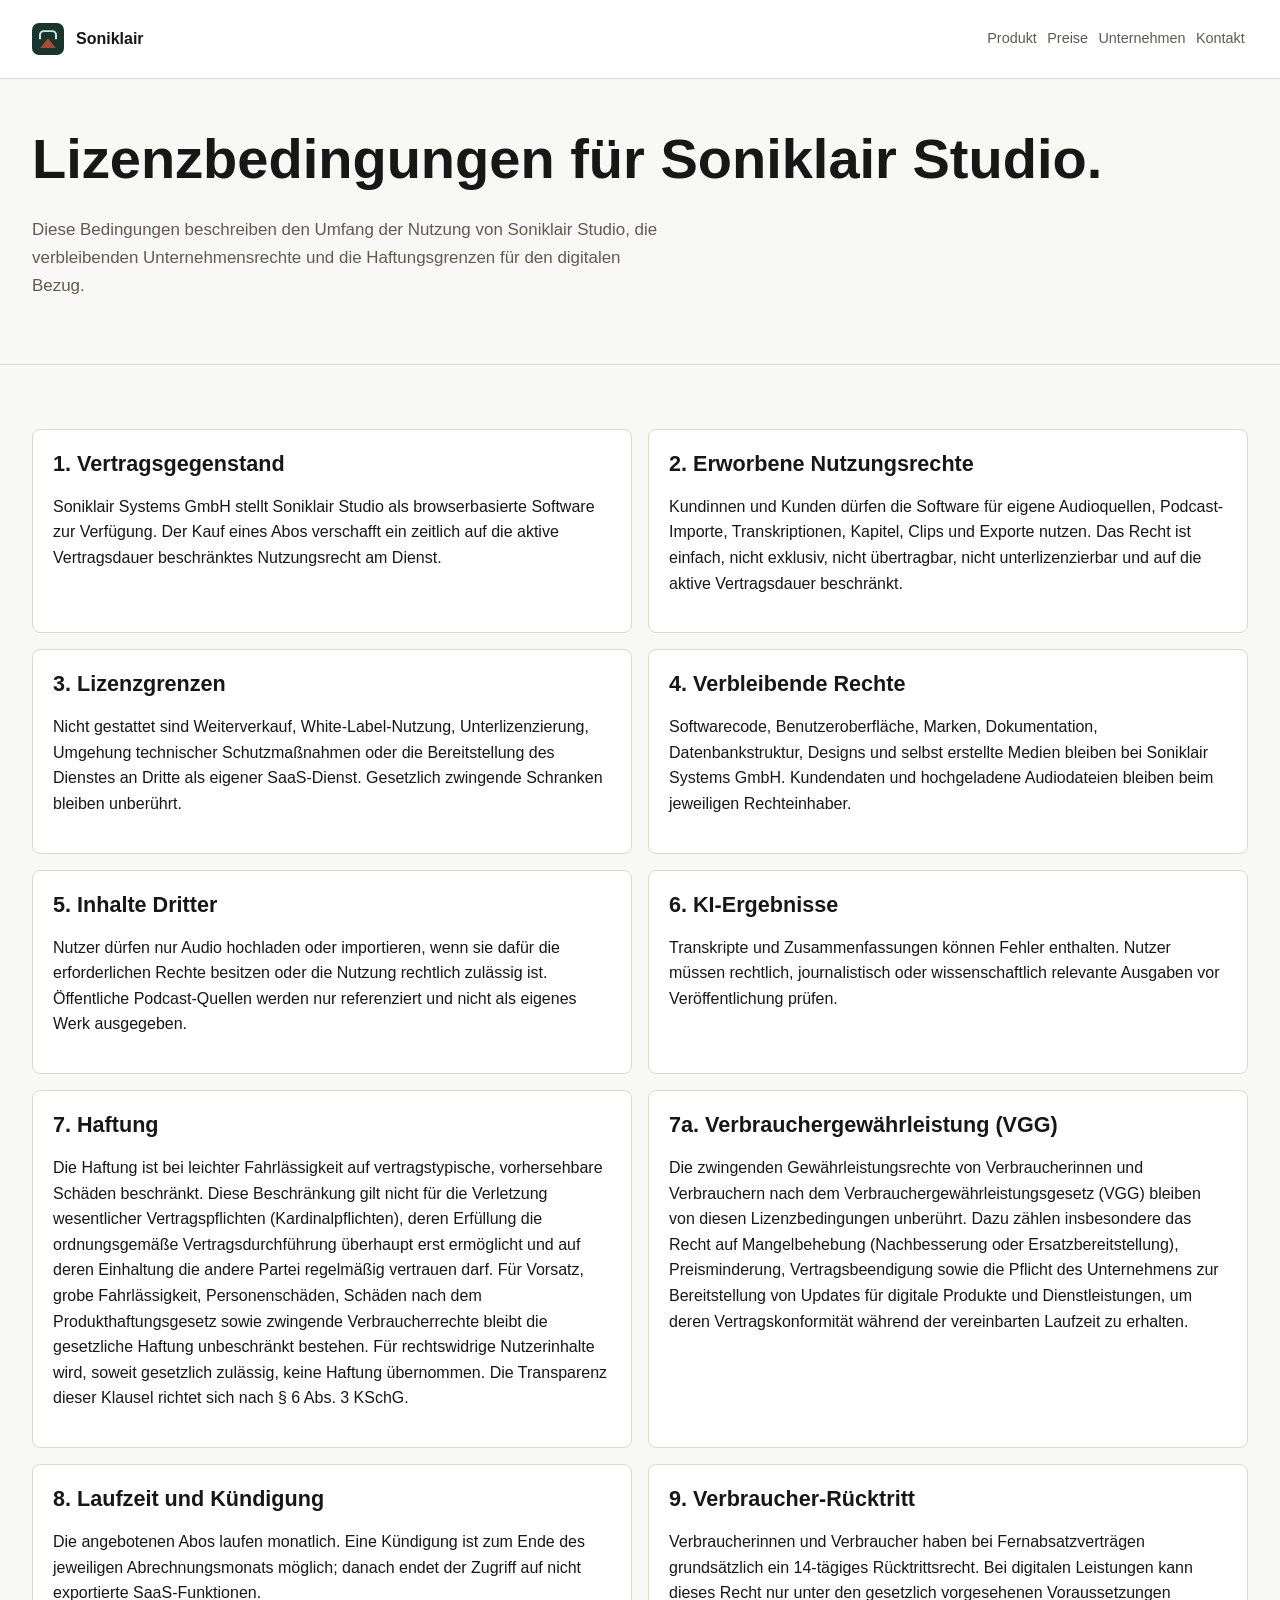
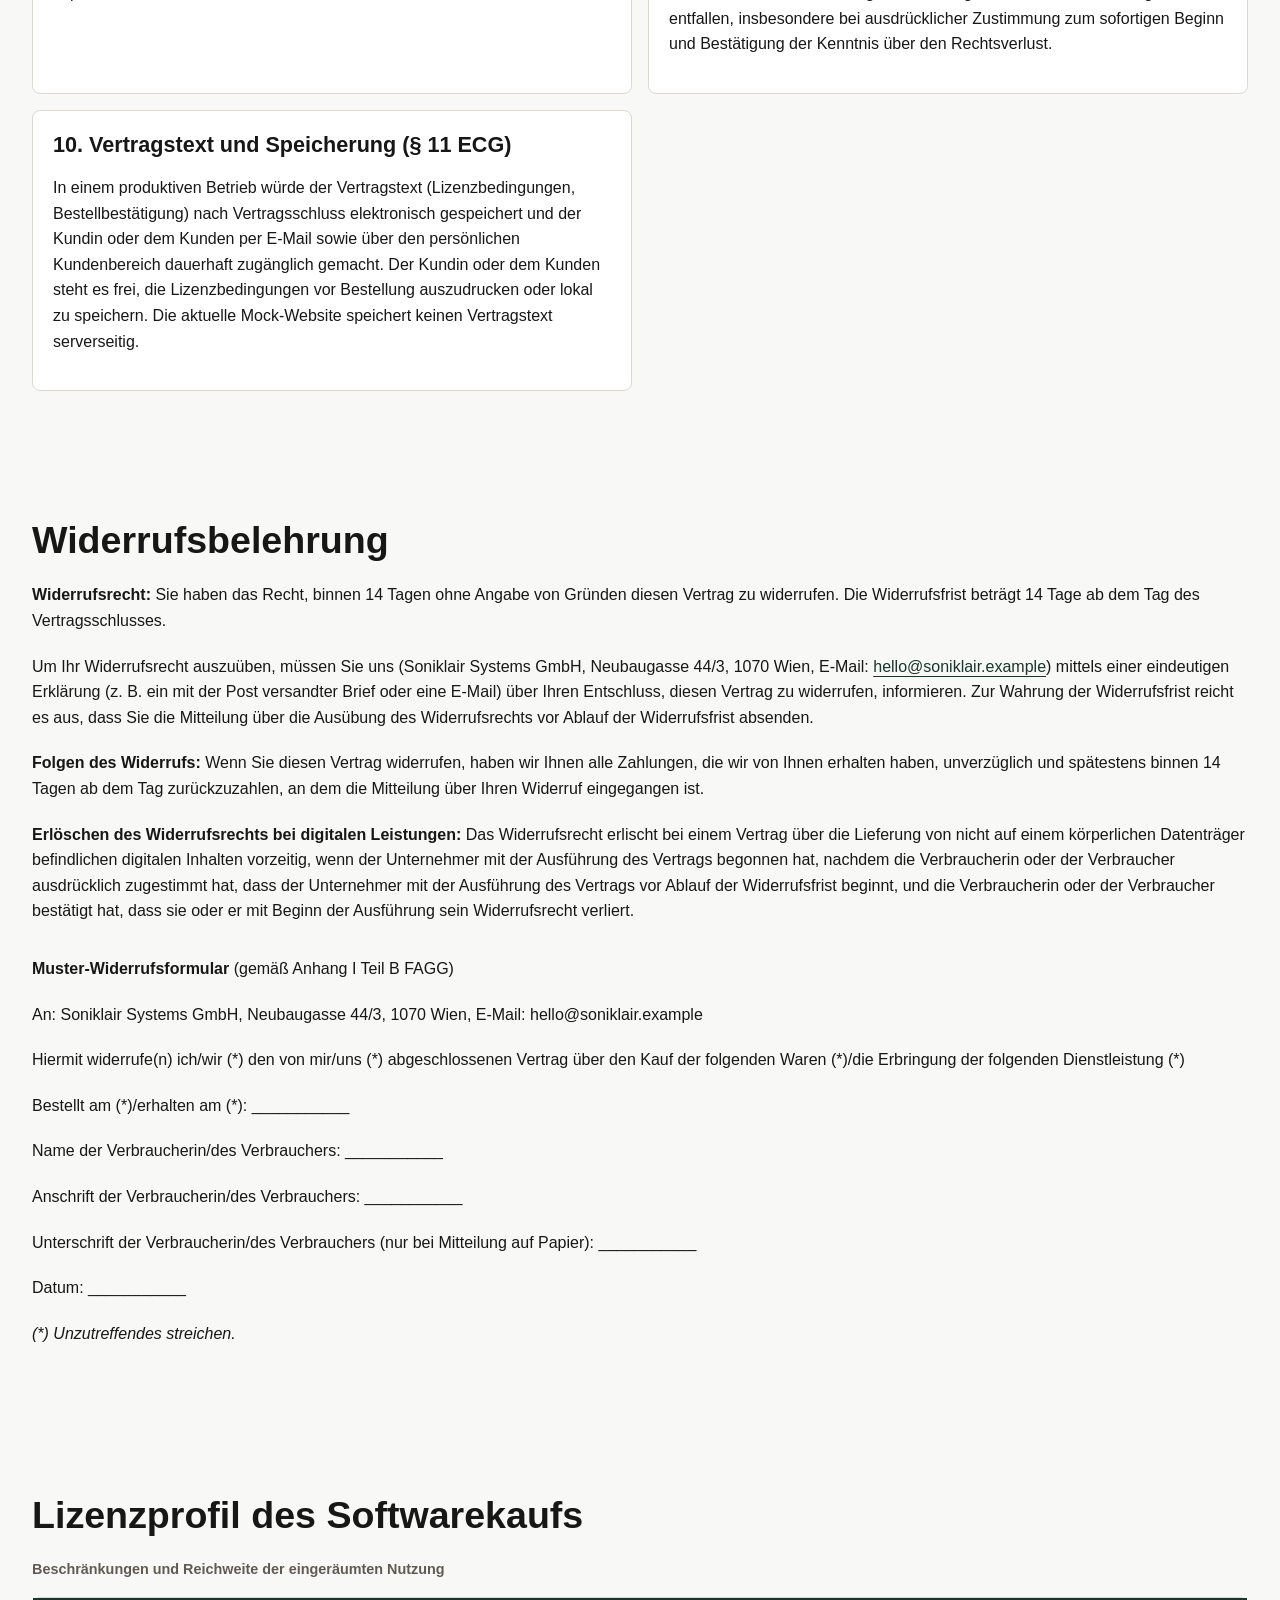
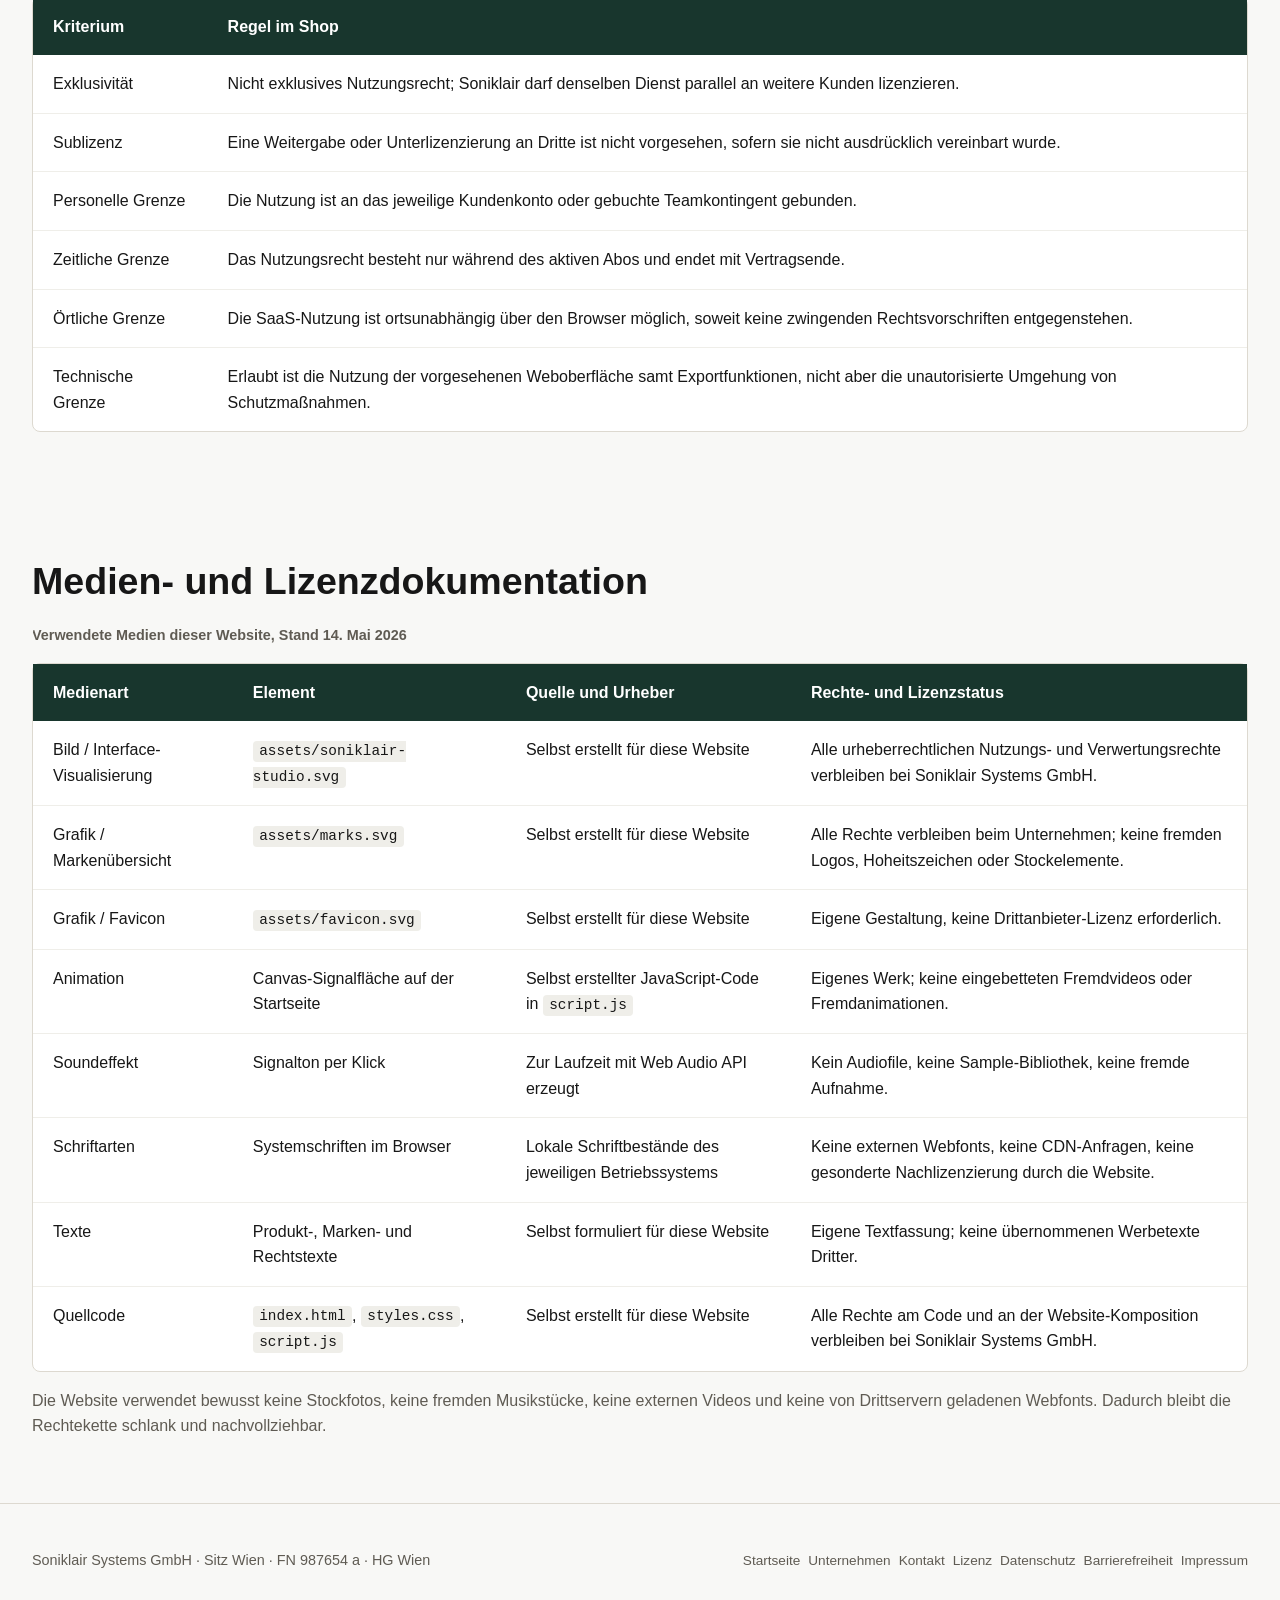
<file: license.html>
<!doctype html>
<html lang="de-AT">
  <head>
    <meta charset="utf-8">
    <meta name="viewport" content="width=device-width, initial-scale=1">
    <title>Lizenzbedingungen | Soniklair</title>
    <meta name="description" content="Nutzungsrechte, Rechtevorbehalt und Haftungsbeschränkungen für Soniklair Studio.">
    <link rel="stylesheet" href="styles.css">
    <link rel="icon" href="assets/favicon.svg" type="image/svg+xml">
  </head>
  <body data-page="license">
    <a class="skip-link" href="#main">Zum Inhalt springen</a>
    <header class="site-header">
      <nav class="nav" aria-label="Hauptnavigation">
        <a class="brand" href="index.html"><span class="brand-mark" aria-hidden="true"></span>Soniklair</a>
        <button class="nav-toggle" type="button" aria-expanded="false" aria-controls="nav-links">Menü</button>
        <div class="nav-links" id="nav-links">
          <a href="index.html#produkt">Produkt</a>
          <a href="index.html#shop">Preise</a>
          <a href="about.html">Unternehmen</a>
          <a href="contact.html">Kontakt</a>
        </div>
      </nav>
    </header>
    <main id="main" class="page legal">
      <section class="band page-hero">
        <h1>Lizenzbedingungen für Soniklair Studio.</h1>
        <p class="lead">Diese Bedingungen beschreiben den Umfang der Nutzung von Soniklair Studio, die verbleibenden Unternehmensrechte und die Haftungsgrenzen für den digitalen Bezug.</p>
      </section>
      <section class="band legal-grid">
        <article>
          <h2>1. Vertragsgegenstand</h2>
          <p>Soniklair Systems GmbH stellt Soniklair Studio als browserbasierte Software zur Verfügung. Der Kauf eines Abos verschafft ein zeitlich auf die aktive Vertragsdauer beschränktes Nutzungsrecht am Dienst.</p>
        </article>
        <article>
          <h2>2. Erworbene Nutzungsrechte</h2>
          <p>Kundinnen und Kunden dürfen die Software für eigene Audioquellen, Podcast-Importe, Transkriptionen, Kapitel, Clips und Exporte nutzen. Das Recht ist einfach, nicht exklusiv, nicht übertragbar, nicht unterlizenzierbar und auf die aktive Vertragsdauer beschränkt.</p>
        </article>
        <article>
          <h2>3. Lizenzgrenzen</h2>
          <p>Nicht gestattet sind Weiterverkauf, White-Label-Nutzung, Unterlizenzierung, Umgehung technischer Schutzmaßnahmen oder die Bereitstellung des Dienstes an Dritte als eigener SaaS-Dienst. Gesetzlich zwingende Schranken bleiben unberührt.</p>
        </article>
        <article>
          <h2>4. Verbleibende Rechte</h2>
          <p>Softwarecode, Benutzeroberfläche, Marken, Dokumentation, Datenbankstruktur, Designs und selbst erstellte Medien bleiben bei Soniklair Systems GmbH. Kundendaten und hochgeladene Audiodateien bleiben beim jeweiligen Rechteinhaber.</p>
        </article>
        <article>
          <h2>5. Inhalte Dritter</h2>
          <p>Nutzer dürfen nur Audio hochladen oder importieren, wenn sie dafür die erforderlichen Rechte besitzen oder die Nutzung rechtlich zulässig ist. Öffentliche Podcast-Quellen werden nur referenziert und nicht als eigenes Werk ausgegeben.</p>
        </article>
        <article>
          <h2>6. KI-Ergebnisse</h2>
          <p>Transkripte und Zusammenfassungen können Fehler enthalten. Nutzer müssen rechtlich, journalistisch oder wissenschaftlich relevante Ausgaben vor Veröffentlichung prüfen.</p>
        </article>
        <article>
          <h2>7. Haftung</h2>
          <p>Die Haftung ist bei leichter Fahrlässigkeit auf vertragstypische, vorhersehbare Schäden beschränkt. Diese Beschränkung gilt nicht für die Verletzung wesentlicher Vertragspflichten (Kardinalpflichten), deren Erfüllung die ordnungsgemäße Vertragsdurchführung überhaupt erst ermöglicht und auf deren Einhaltung die andere Partei regelmäßig vertrauen darf. Für Vorsatz, grobe Fahrlässigkeit, Personenschäden, Schäden nach dem Produkthaftungsgesetz sowie zwingende Verbraucherrechte bleibt die gesetzliche Haftung unbeschränkt bestehen. Für rechtswidrige Nutzerinhalte wird, soweit gesetzlich zulässig, keine Haftung übernommen. Die Transparenz dieser Klausel richtet sich nach § 6 Abs. 3 KSchG.</p>
        </article>
        <article>
          <h2>7a. Verbrauchergewährleistung (VGG)</h2>
          <p>Die zwingenden Gewährleistungsrechte von Verbraucherinnen und Verbrauchern nach dem Verbrauchergewährleistungsgesetz (VGG) bleiben von diesen Lizenzbedingungen unberührt. Dazu zählen insbesondere das Recht auf Mangelbehebung (Nachbesserung oder Ersatzbereitstellung), Preisminderung, Vertragsbeendigung sowie die Pflicht des Unternehmens zur Bereitstellung von Updates für digitale Produkte und Dienstleistungen, um deren Vertragskonformität während der vereinbarten Laufzeit zu erhalten.</p>
        </article>
        <article>
          <h2>8. Laufzeit und Kündigung</h2>
          <p>Die angebotenen Abos laufen monatlich. Eine Kündigung ist zum Ende des jeweiligen Abrechnungsmonats möglich; danach endet der Zugriff auf nicht exportierte SaaS-Funktionen.</p>
        </article>
        <article>
          <h2>9. Verbraucher-Rücktritt</h2>
          <p>Verbraucherinnen und Verbraucher haben bei Fernabsatzverträgen grundsätzlich ein 14-tägiges Rücktrittsrecht. Bei digitalen Leistungen kann dieses Recht nur unter den gesetzlich vorgesehenen Voraussetzungen entfallen, insbesondere bei ausdrücklicher Zustimmung zum sofortigen Beginn und Bestätigung der Kenntnis über den Rechtsverlust.</p>
        </article>
        <article>
          <h2>10. Vertragstext und Speicherung (§ 11 ECG)</h2>
          <p>In einem produktiven Betrieb würde der Vertragstext (Lizenzbedingungen, Bestellbestätigung) nach Vertragsschluss elektronisch gespeichert und der Kundin oder dem Kunden per E-Mail sowie über den persönlichen Kundenbereich dauerhaft zugänglich gemacht. Der Kundin oder dem Kunden steht es frei, die Lizenzbedingungen vor Bestellung auszudrucken oder lokal zu speichern. Die aktuelle Mock-Website speichert keinen Vertragstext serverseitig.</p>
        </article>
      </section>
      <section class="band media-license" id="widerrufsbelehrung" aria-labelledby="withdrawal-title">
        <h2 id="withdrawal-title">Widerrufsbelehrung</h2>
        <div class="text-block">
          <p><strong>Widerrufsrecht:</strong> Sie haben das Recht, binnen 14 Tagen ohne Angabe von Gründen diesen Vertrag zu widerrufen. Die Widerrufsfrist beträgt 14 Tage ab dem Tag des Vertragsschlusses.</p>
          <p>Um Ihr Widerrufsrecht auszuüben, müssen Sie uns (Soniklair Systems GmbH, Neubaugasse 44/3, 1070 Wien, E-Mail: <a href="mailto:hello@soniklair.example">hello@soniklair.example</a>) mittels einer eindeutigen Erklärung (z. B. ein mit der Post versandter Brief oder eine E-Mail) über Ihren Entschluss, diesen Vertrag zu widerrufen, informieren. Zur Wahrung der Widerrufsfrist reicht es aus, dass Sie die Mitteilung über die Ausübung des Widerrufsrechts vor Ablauf der Widerrufsfrist absenden.</p>
          <p><strong>Folgen des Widerrufs:</strong> Wenn Sie diesen Vertrag widerrufen, haben wir Ihnen alle Zahlungen, die wir von Ihnen erhalten haben, unverzüglich und spätestens binnen 14 Tagen ab dem Tag zurückzuzahlen, an dem die Mitteilung über Ihren Widerruf eingegangen ist.</p>
          <p><strong>Erlöschen des Widerrufsrechts bei digitalen Leistungen:</strong> Das Widerrufsrecht erlischt bei einem Vertrag über die Lieferung von nicht auf einem körperlichen Datenträger befindlichen digitalen Inhalten vorzeitig, wenn der Unternehmer mit der Ausführung des Vertrags begonnen hat, nachdem die Verbraucherin oder der Verbraucher ausdrücklich zugestimmt hat, dass der Unternehmer mit der Ausführung des Vertrags vor Ablauf der Widerrufsfrist beginnt, und die Verbraucherin oder der Verbraucher bestätigt hat, dass sie oder er mit Beginn der Ausführung sein Widerrufsrecht verliert.</p>
        </div>
        <div class="text-block" style="margin-top: 2rem;">
          <p><strong>Muster-Widerrufsformular</strong> (gemäß Anhang I Teil B FAGG)</p>
          <p>An: Soniklair Systems GmbH, Neubaugasse 44/3, 1070 Wien, E-Mail: hello@soniklair.example</p>
          <p>Hiermit widerrufe(n) ich/wir (*) den von mir/uns (*) abgeschlossenen Vertrag über den Kauf der folgenden Waren (*)/die Erbringung der folgenden Dienstleistung (*)</p>
          <p>Bestellt am (*)/erhalten am (*): ___________</p>
          <p>Name der Verbraucherin/des Verbrauchers: ___________</p>
          <p>Anschrift der Verbraucherin/des Verbrauchers: ___________</p>
          <p>Unterschrift der Verbraucherin/des Verbrauchers (nur bei Mitteilung auf Papier): ___________</p>
          <p>Datum: ___________</p>
          <p><em>(*) Unzutreffendes streichen.</em></p>
        </div>
      </section>
      <section class="band media-license" aria-labelledby="profile-title">
        <h2 id="profile-title">Lizenzprofil des Softwarekaufs</h2>
        <table class="info-table">
          <caption>Beschränkungen und Reichweite der eingeräumten Nutzung</caption>
          <thead><tr><th>Kriterium</th><th>Regel im Shop</th></tr></thead>
          <tbody>
            <tr><td>Exklusivität</td><td>Nicht exklusives Nutzungsrecht; Soniklair darf denselben Dienst parallel an weitere Kunden lizenzieren.</td></tr>
            <tr><td>Sublizenz</td><td>Eine Weitergabe oder Unterlizenzierung an Dritte ist nicht vorgesehen, sofern sie nicht ausdrücklich vereinbart wurde.</td></tr>
            <tr><td>Personelle Grenze</td><td>Die Nutzung ist an das jeweilige Kundenkonto oder gebuchte Teamkontingent gebunden.</td></tr>
            <tr><td>Zeitliche Grenze</td><td>Das Nutzungsrecht besteht nur während des aktiven Abos und endet mit Vertragsende.</td></tr>
            <tr><td>Örtliche Grenze</td><td>Die SaaS-Nutzung ist ortsunabhängig über den Browser möglich, soweit keine zwingenden Rechtsvorschriften entgegenstehen.</td></tr>
            <tr><td>Technische Grenze</td><td>Erlaubt ist die Nutzung der vorgesehenen Weboberfläche samt Exportfunktionen, nicht aber die unautorisierte Umgehung von Schutzmaßnahmen.</td></tr>
          </tbody>
        </table>
      </section>
      <section class="band media-license" aria-labelledby="media-title">
        <h2 id="media-title">Medien- und Lizenzdokumentation</h2>
        <table class="info-table">
          <caption>Verwendete Medien dieser Website, Stand 14. Mai 2026</caption>
          <thead><tr><th>Medienart</th><th>Element</th><th>Quelle und Urheber</th><th>Rechte- und Lizenzstatus</th></tr></thead>
          <tbody>
            <tr><td>Bild / Interface-Visualisierung</td><td><code>assets/soniklair-studio.svg</code></td><td>Selbst erstellt für diese Website</td><td>Alle urheberrechtlichen Nutzungs- und Verwertungsrechte verbleiben bei Soniklair Systems GmbH.</td></tr>
            <tr><td>Grafik / Markenübersicht</td><td><code>assets/marks.svg</code></td><td>Selbst erstellt für diese Website</td><td>Alle Rechte verbleiben beim Unternehmen; keine fremden Logos, Hoheitszeichen oder Stockelemente.</td></tr>
            <tr><td>Grafik / Favicon</td><td><code>assets/favicon.svg</code></td><td>Selbst erstellt für diese Website</td><td>Eigene Gestaltung, keine Drittanbieter-Lizenz erforderlich.</td></tr>
            <tr><td>Animation</td><td>Canvas-Signalfläche auf der Startseite</td><td>Selbst erstellter JavaScript-Code in <code>script.js</code></td><td>Eigenes Werk; keine eingebetteten Fremdvideos oder Fremdanimationen.</td></tr>
            <tr><td>Soundeffekt</td><td>Signalton per Klick</td><td>Zur Laufzeit mit Web Audio API erzeugt</td><td>Kein Audiofile, keine Sample-Bibliothek, keine fremde Aufnahme.</td></tr>
            <tr><td>Schriftarten</td><td>Systemschriften im Browser</td><td>Lokale Schriftbestände des jeweiligen Betriebssystems</td><td>Keine externen Webfonts, keine CDN-Anfragen, keine gesonderte Nachlizenzierung durch die Website.</td></tr>
            <tr><td>Texte</td><td>Produkt-, Marken- und Rechtstexte</td><td>Selbst formuliert für diese Website</td><td>Eigene Textfassung; keine übernommenen Werbetexte Dritter.</td></tr>
            <tr><td>Quellcode</td><td><code>index.html</code>, <code>styles.css</code>, <code>script.js</code></td><td>Selbst erstellt für diese Website</td><td>Alle Rechte am Code und an der Website-Komposition verbleiben bei Soniklair Systems GmbH.</td></tr>
          </tbody>
        </table>
        <p>Die Website verwendet bewusst keine Stockfotos, keine fremden Musikstücke, keine externen Videos und keine von Drittservern geladenen Webfonts. Dadurch bleibt die Rechtekette schlank und nachvollziehbar.</p>
      </section>
    </main>
    <footer class="site-footer">
      <p>Soniklair Systems GmbH · Sitz Wien · FN 987654 a · HG Wien</p>
      <nav aria-label="Footer Navigation">
        <a href="index.html">Startseite</a>
        <a href="about.html">Unternehmen</a>
        <a href="contact.html">Kontakt</a>
        <a href="license.html">Lizenz</a>
        <a href="privacy.html">Datenschutz</a>
        <a href="accessibility.html">Barrierefreiheit</a>
        <a href="impressum.html">Impressum</a>
      </nav>
    </footer>
    <script src="script.js"></script>
  </body>
</html>
</file>
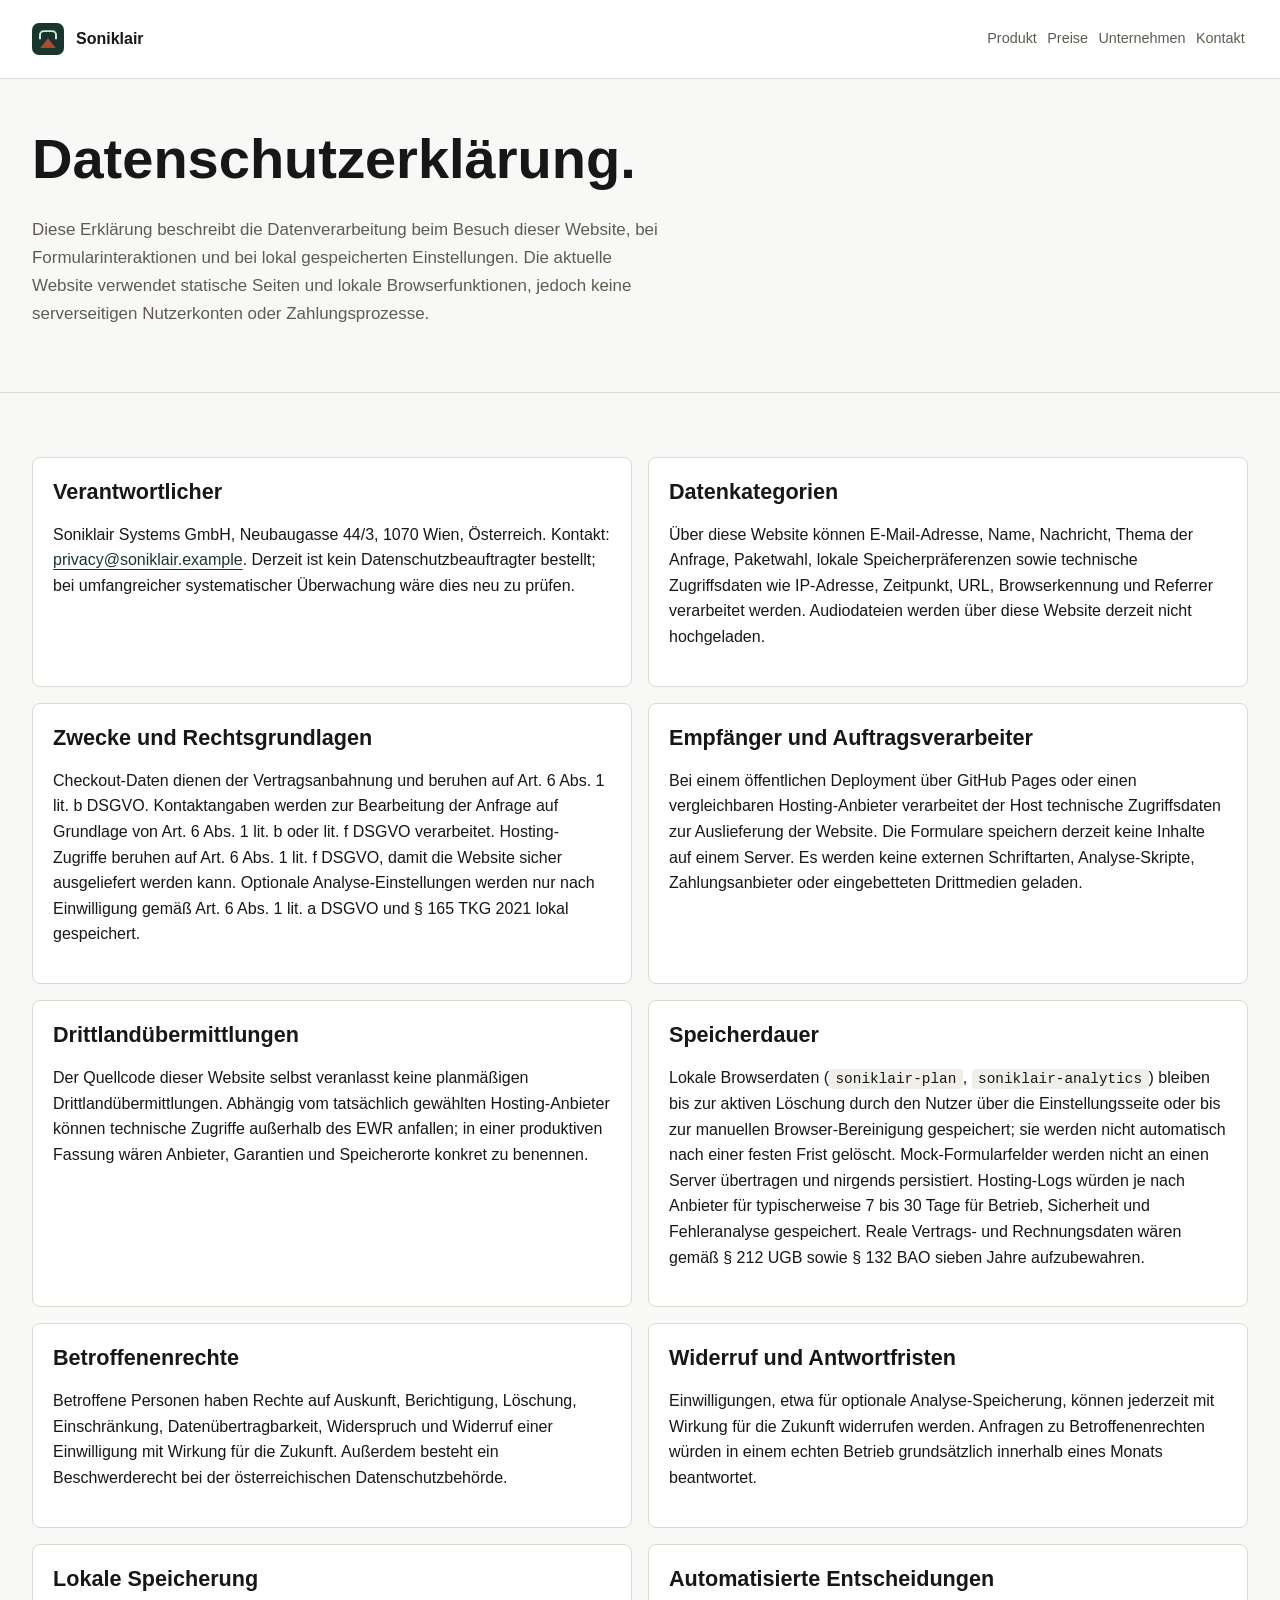
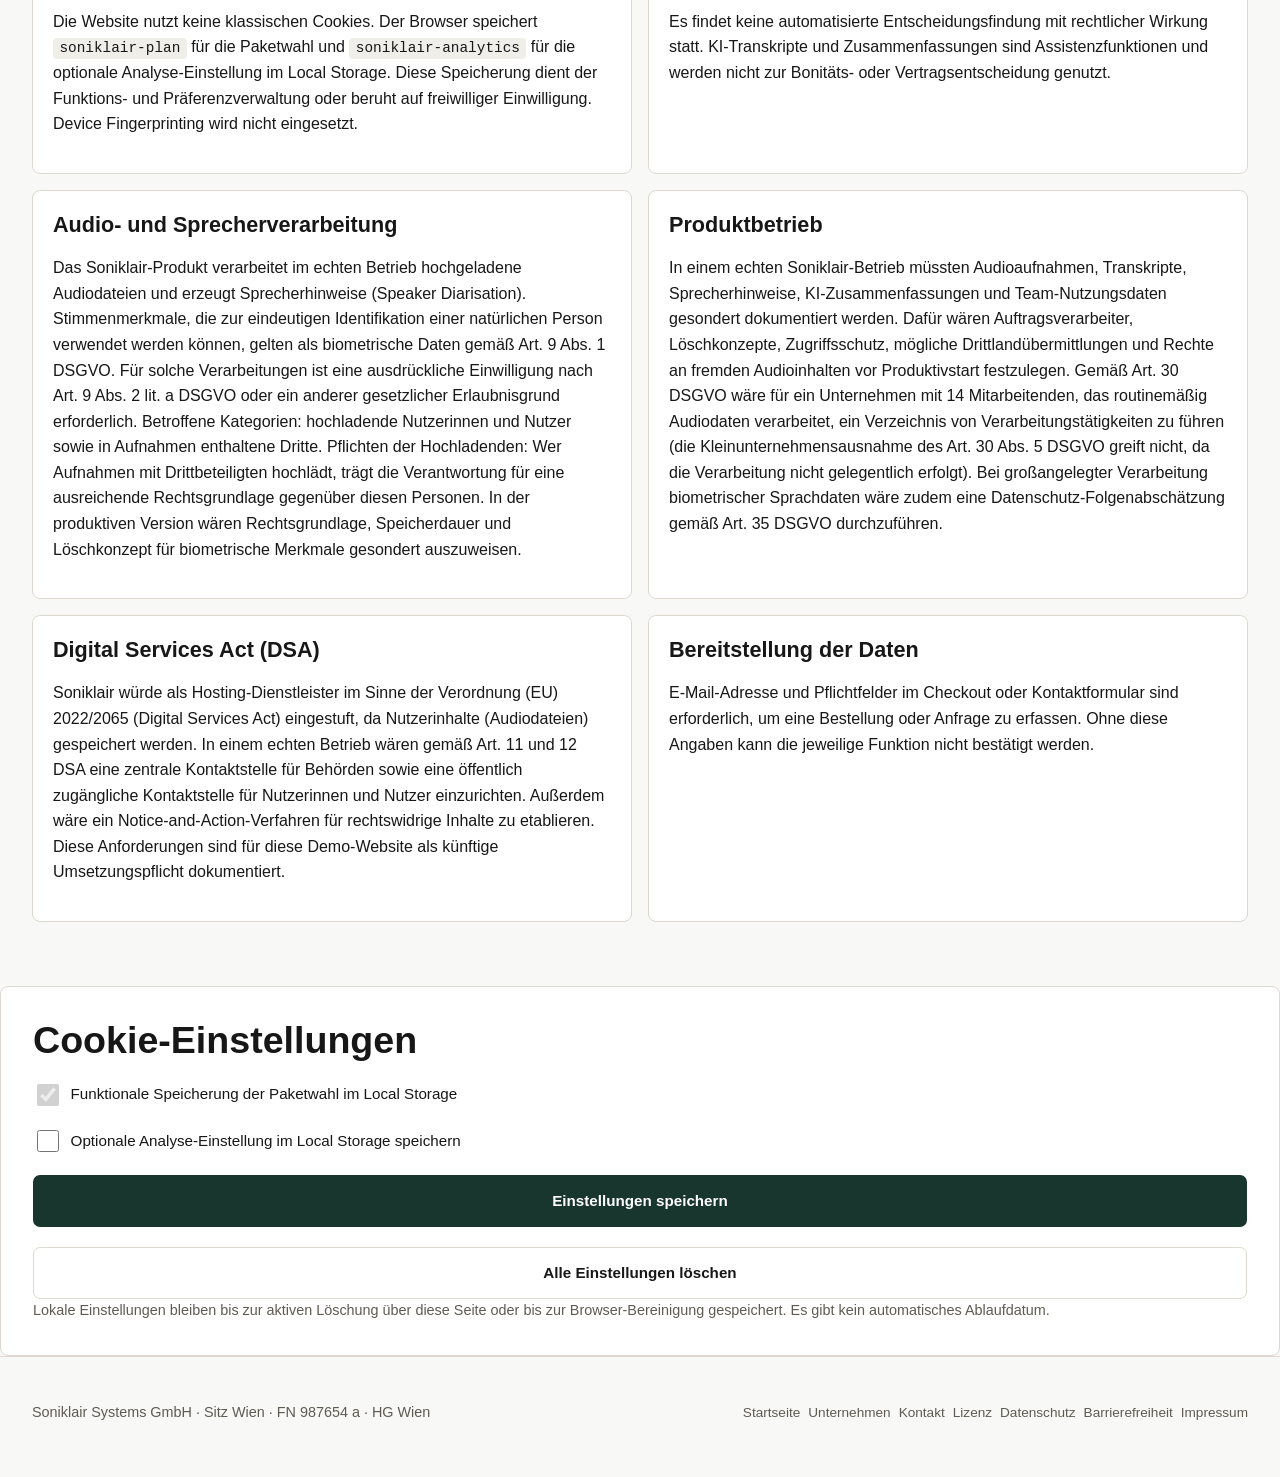
<file: privacy.html>
<!doctype html>
<html lang="de-AT">
  <head>
    <meta charset="utf-8">
    <meta name="viewport" content="width=device-width, initial-scale=1">
    <title>Datenschutzerklärung | Soniklair</title>
    <meta name="description" content="Datenschutzerklärung für den Soniklair Webshop.">
    <link rel="stylesheet" href="styles.css">
    <link rel="icon" href="assets/favicon.svg" type="image/svg+xml">
  </head>
  <body data-page="privacy">
    <a class="skip-link" href="#main">Zum Inhalt springen</a>
    <header class="site-header">
      <nav class="nav" aria-label="Hauptnavigation">
        <a class="brand" href="index.html"><span class="brand-mark" aria-hidden="true"></span>Soniklair</a>
        <button class="nav-toggle" type="button" aria-expanded="false" aria-controls="nav-links">Menü</button>
        <div class="nav-links" id="nav-links">
          <a href="index.html#produkt">Produkt</a>
          <a href="index.html#shop">Preise</a>
          <a href="about.html">Unternehmen</a>
          <a href="contact.html">Kontakt</a>
        </div>
      </nav>
    </header>
    <main id="main" class="page legal">
      <section class="band page-hero">
        <h1>Datenschutzerklärung.</h1>
        <p class="lead">Diese Erklärung beschreibt die Datenverarbeitung beim Besuch dieser Website, bei Formularinteraktionen und bei lokal gespeicherten Einstellungen. Die aktuelle Website verwendet statische Seiten und lokale Browserfunktionen, jedoch keine serverseitigen Nutzerkonten oder Zahlungsprozesse.</p>
      </section>
      <section class="band legal-grid">
        <article>
          <h2>Verantwortlicher</h2>
          <p>Soniklair Systems GmbH, Neubaugasse 44/3, 1070 Wien, Österreich. Kontakt: <a href="mailto:privacy@soniklair.example">privacy@soniklair.example</a>. Derzeit ist kein Datenschutzbeauftragter bestellt; bei umfangreicher systematischer Überwachung wäre dies neu zu prüfen.</p>
        </article>
        <article>
          <h2>Datenkategorien</h2>
          <p>Über diese Website können E-Mail-Adresse, Name, Nachricht, Thema der Anfrage, Paketwahl, lokale Speicherpräferenzen sowie technische Zugriffsdaten wie IP-Adresse, Zeitpunkt, URL, Browserkennung und Referrer verarbeitet werden. Audiodateien werden über diese Website derzeit nicht hochgeladen.</p>
        </article>
        <article>
          <h2>Zwecke und Rechtsgrundlagen</h2>
          <p>Checkout-Daten dienen der Vertragsanbahnung und beruhen auf Art. 6 Abs. 1 lit. b DSGVO. Kontaktangaben werden zur Bearbeitung der Anfrage auf Grundlage von Art. 6 Abs. 1 lit. b oder lit. f DSGVO verarbeitet. Hosting-Zugriffe beruhen auf Art. 6 Abs. 1 lit. f DSGVO, damit die Website sicher ausgeliefert werden kann. Optionale Analyse-Einstellungen werden nur nach Einwilligung gemäß Art. 6 Abs. 1 lit. a DSGVO und § 165 TKG 2021 lokal gespeichert.</p>
        </article>
        <article>
          <h2>Empfänger und Auftragsverarbeiter</h2>
          <p>Bei einem öffentlichen Deployment über GitHub Pages oder einen vergleichbaren Hosting-Anbieter verarbeitet der Host technische Zugriffsdaten zur Auslieferung der Website. Die Formulare speichern derzeit keine Inhalte auf einem Server. Es werden keine externen Schriftarten, Analyse-Skripte, Zahlungsanbieter oder eingebetteten Drittmedien geladen.</p>
        </article>
        <article>
          <h2>Drittlandübermittlungen</h2>
          <p>Der Quellcode dieser Website selbst veranlasst keine planmäßigen Drittlandübermittlungen. Abhängig vom tatsächlich gewählten Hosting-Anbieter können technische Zugriffe außerhalb des EWR anfallen; in einer produktiven Fassung wären Anbieter, Garantien und Speicherorte konkret zu benennen.</p>
        </article>
        <article>
          <h2>Speicherdauer</h2>
          <p>Lokale Browserdaten (<code>soniklair-plan</code>, <code>soniklair-analytics</code>) bleiben bis zur aktiven Löschung durch den Nutzer über die Einstellungsseite oder bis zur manuellen Browser-Bereinigung gespeichert; sie werden nicht automatisch nach einer festen Frist gelöscht. Mock-Formularfelder werden nicht an einen Server übertragen und nirgends persistiert. Hosting-Logs würden je nach Anbieter für typischerweise 7 bis 30 Tage für Betrieb, Sicherheit und Fehleranalyse gespeichert. Reale Vertrags- und Rechnungsdaten wären gemäß § 212 UGB sowie § 132 BAO sieben Jahre aufzubewahren.</p>
        </article>
        <article>
          <h2>Betroffenenrechte</h2>
          <p>Betroffene Personen haben Rechte auf Auskunft, Berichtigung, Löschung, Einschränkung, Datenübertragbarkeit, Widerspruch und Widerruf einer Einwilligung mit Wirkung für die Zukunft. Außerdem besteht ein Beschwerderecht bei der österreichischen Datenschutzbehörde.</p>
        </article>
        <article>
          <h2>Widerruf und Antwortfristen</h2>
          <p>Einwilligungen, etwa für optionale Analyse-Speicherung, können jederzeit mit Wirkung für die Zukunft widerrufen werden. Anfragen zu Betroffenenrechten würden in einem echten Betrieb grundsätzlich innerhalb eines Monats beantwortet.</p>
        </article>
        <article>
          <h2>Lokale Speicherung</h2>
          <p>Die Website nutzt keine klassischen Cookies. Der Browser speichert <code>soniklair-plan</code> für die Paketwahl und <code>soniklair-analytics</code> für die optionale Analyse-Einstellung im Local Storage. Diese Speicherung dient der Funktions- und Präferenzverwaltung oder beruht auf freiwilliger Einwilligung. Device Fingerprinting wird nicht eingesetzt.</p>
        </article>
        <article>
          <h2>Automatisierte Entscheidungen</h2>
          <p>Es findet keine automatisierte Entscheidungsfindung mit rechtlicher Wirkung statt. KI-Transkripte und Zusammenfassungen sind Assistenzfunktionen und werden nicht zur Bonitäts- oder Vertragsentscheidung genutzt.</p>
        </article>
        <article>
          <h2>Audio- und Sprecherverarbeitung</h2>
          <p>Das Soniklair-Produkt verarbeitet im echten Betrieb hochgeladene Audiodateien und erzeugt Sprecherhinweise (Speaker Diarisation). Stimmenmerkmale, die zur eindeutigen Identifikation einer natürlichen Person verwendet werden können, gelten als biometrische Daten gemäß Art. 9 Abs. 1 DSGVO. Für solche Verarbeitungen ist eine ausdrückliche Einwilligung nach Art. 9 Abs. 2 lit. a DSGVO oder ein anderer gesetzlicher Erlaubnisgrund erforderlich. Betroffene Kategorien: hochladende Nutzerinnen und Nutzer sowie in Aufnahmen enthaltene Dritte. Pflichten der Hochladenden: Wer Aufnahmen mit Drittbeteiligten hochlädt, trägt die Verantwortung für eine ausreichende Rechtsgrundlage gegenüber diesen Personen. In der produktiven Version wären Rechtsgrundlage, Speicherdauer und Löschkonzept für biometrische Merkmale gesondert auszuweisen.</p>
        </article>
        <article>
          <h2>Produktbetrieb</h2>
          <p>In einem echten Soniklair-Betrieb müssten Audioaufnahmen, Transkripte, Sprecherhinweise, KI-Zusammenfassungen und Team-Nutzungsdaten gesondert dokumentiert werden. Dafür wären Auftragsverarbeiter, Löschkonzepte, Zugriffsschutz, mögliche Drittlandübermittlungen und Rechte an fremden Audioinhalten vor Produktivstart festzulegen. Gemäß Art. 30 DSGVO wäre für ein Unternehmen mit 14 Mitarbeitenden, das routinemäßig Audiodaten verarbeitet, ein Verzeichnis von Verarbeitungstätigkeiten zu führen (die Kleinunternehmensausnahme des Art. 30 Abs. 5 DSGVO greift nicht, da die Verarbeitung nicht gelegentlich erfolgt). Bei großangelegter Verarbeitung biometrischer Sprachdaten wäre zudem eine Datenschutz-Folgenabschätzung gemäß Art. 35 DSGVO durchzuführen.</p>
        </article>
        <article>
          <h2>Digital Services Act (DSA)</h2>
          <p>Soniklair würde als Hosting-Dienstleister im Sinne der Verordnung (EU) 2022/2065 (Digital Services Act) eingestuft, da Nutzerinhalte (Audiodateien) gespeichert werden. In einem echten Betrieb wären gemäß Art. 11 und 12 DSA eine zentrale Kontaktstelle für Behörden sowie eine öffentlich zugängliche Kontaktstelle für Nutzerinnen und Nutzer einzurichten. Außerdem wäre ein Notice-and-Action-Verfahren für rechtswidrige Inhalte zu etablieren. Diese Anforderungen sind für diese Demo-Website als künftige Umsetzungspflicht dokumentiert.</p>
        </article>
        <article>
          <h2>Bereitstellung der Daten</h2>
          <p>E-Mail-Adresse und Pflichtfelder im Checkout oder Kontaktformular sind erforderlich, um eine Bestellung oder Anfrage zu erfassen. Ohne diese Angaben kann die jeweilige Funktion nicht bestätigt werden.</p>
        </article>
      </section>
      <section class="band cookie-settings" aria-labelledby="cookie-title">
        <h2 id="cookie-title">Cookie-Einstellungen</h2>
        <form id="privacy-form" class="settings-form">
          <label class="checkbox">
            <input type="checkbox" checked disabled>
            <span>Funktionale Speicherung der Paketwahl im Local Storage</span>
          </label>
          <label class="checkbox">
            <input id="analytics-consent" type="checkbox">
            <span>Optionale Analyse-Einstellung im Local Storage speichern</span>
          </label>
          <button class="button primary" type="submit">Einstellungen speichern</button>
          <button class="button secondary" id="delete-settings" type="button">Alle Einstellungen löschen</button>
        </form>
        <p class="settings-retention">Lokale Einstellungen bleiben bis zur aktiven Löschung über diese Seite oder bis zur Browser-Bereinigung gespeichert. Es gibt kein automatisches Ablaufdatum.</p>
        <p class="form-message" id="privacy-message" role="status"></p>
      </section>
    </main>
    <footer class="site-footer">
      <p>Soniklair Systems GmbH · Sitz Wien · FN 987654 a · HG Wien</p>
      <nav aria-label="Footer Navigation">
        <a href="index.html">Startseite</a>
        <a href="about.html">Unternehmen</a>
        <a href="contact.html">Kontakt</a>
        <a href="license.html">Lizenz</a>
        <a href="privacy.html">Datenschutz</a>
        <a href="accessibility.html">Barrierefreiheit</a>
        <a href="impressum.html">Impressum</a>
      </nav>
    </footer>
    <script src="script.js"></script>
  </body>
</html>
</file>
<file: styles.css>
:root {
  color-scheme: light;
  --paper: #f8f8f6;
  --paper-2: #efeee9;
  --paper-3: #e4e2db;
  --ink: #171717;
  --muted: #5f5b53;
  --line: #ddd9d0;
  --forest: #18362d;
  --forest-light: #2d5144;
  --mint: #cfe5d6;
  --coral: #ab4b31;
  --amber: #a47a2b;
  --focus: #005fcc;
  --surface: #ffffff;
  --max: 1280px;
  --radius: 8px;
  --radius-lg: 8px;
  --font-sans: "Avenir Next", "Helvetica Neue", Helvetica, sans-serif;
  --font-serif: "Avenir Next", "Helvetica Neue", Helvetica, sans-serif;
}

* {
  box-sizing: border-box;
}

html {
  scroll-behavior: smooth;
}

@media (prefers-reduced-motion: reduce) {
  html { scroll-behavior: auto; }
}

body {
  margin: 0;
  background: var(--paper);
  color: var(--ink);
  font-family: var(--font-sans);
  font-size: 16px;
  line-height: 1.6;
  font-optical-sizing: auto;
}

img,
canvas {
  display: block;
  max-width: 100%;
}

a {
  color: var(--forest);
  text-decoration-thickness: 1px;
  text-underline-offset: 0.25em;
  transition: color 0.15s ease, text-decoration-color 0.15s ease;
}

a:hover {
  color: var(--coral);
  text-decoration-color: var(--coral);
}

:focus-visible {
  outline: 3px solid var(--focus);
  outline-offset: 4px;
}

.skip-link {
  position: fixed;
  top: 16px;
  left: 16px;
  z-index: 100;
  transform: translateY(-200%);
  background: var(--ink);
  color: white;
  padding: 0.8rem 1.2rem;
  border-radius: 4px;
  font-weight: 600;
  text-decoration: none;
  transition: transform 0.15s ease;
}

.skip-link:focus {
  transform: translateY(0);
}

.site-header {
  position: sticky;
  top: 0;
  z-index: 50;
  border-bottom: 1px solid var(--line);
  background: rgba(255, 255, 255, 0.96);
}

.nav {
  max-width: var(--max);
  margin: 0 auto;
  padding: 0.95rem 2rem;
  display: flex;
  align-items: center;
  justify-content: space-between;
  gap: 1.5rem;
}

.brand {
  display: inline-flex;
  align-items: center;
  gap: 0.75rem;
  min-height: 48px;
  color: var(--ink);
  font-size: 1rem;
  font-weight: 700;
  text-decoration: none;
  transition: opacity 0.15s ease;
}

.brand:hover {
  opacity: 0.7;
  color: var(--ink);
}

.brand-mark {
  position: relative;
  width: 32px;
  height: 32px;
  border-radius: 7px;
  background: var(--forest);
  overflow: hidden;
}

.brand-mark::before {
  content: "";
  position: absolute;
  inset: 7px;
  border: 2px solid var(--mint);
  border-radius: 5px;
  clip-path: polygon(0 0, 100% 0, 100% 50%, 0 50%);
}

.brand-mark::after {
  content: "";
  position: absolute;
  bottom: 7px;
  left: 50%;
  transform: translateX(-50%);
  width: 16px;
  height: 10px;
  background: var(--coral);
  clip-path: polygon(0 100%, 50% 0, 100% 100%);
}

.nav-links {
  display: flex;
  align-items: center;
  gap: 0.25rem;
  flex-wrap: wrap;
  justify-content: flex-end;
}

.nav-links a {
  min-height: 44px;
  display: inline-flex;
  align-items: center;
  padding: 0.5rem 0.2rem;
  border-radius: 0;
  color: var(--muted);
  font-size: 0.9rem;
  font-weight: 500;
  text-decoration: none;
  transition: color 0.15s ease, border-color 0.15s ease;
  border-bottom: 1px solid transparent;
}

.nav-links a:hover {
  color: var(--ink);
  border-color: var(--line);
}

.nav-links a[aria-current="page"] {
  color: var(--ink);
  border-color: var(--ink);
}

.nav-toggle {
  display: none;
  min-height: 44px;
  border: 2px solid var(--ink);
  border-radius: var(--radius);
  background: transparent;
  color: var(--ink);
  font: inherit;
  font-weight: 600;
  padding: 0.5rem 1rem;
  cursor: pointer;
  transition: background 0.15s ease, color 0.15s ease;
}

.nav-toggle:hover {
  background: var(--ink);
  color: var(--paper);
}

.band {
  max-width: var(--max);
  margin: 0 auto;
  padding: 4rem 2rem;
}

.hero {
  min-height: auto;
  display: grid;
  grid-template-columns: 1.1fr 0.9fr;
  align-items: center;
  gap: 2.5rem;
  padding-top: 3rem;
  padding-bottom: 3rem;
  border-bottom: 1px solid var(--line);
}

.hero-copy {
  max-width: 640px;
}

.feature-grid article {
  animation: none;
}

h1, h2, h3 {
  margin-top: 0;
  color: var(--ink);
  font-weight: 400;
  line-height: 1.15;
}

h1 {
  font-family: var(--font-serif);
  margin-bottom: 1.5rem;
  font-size: 3.5rem;
  font-weight: 650;
  letter-spacing: 0;
  text-wrap: balance;
}

h1 em {
  font-style: inherit;
  color: inherit;
}

h2 {
  font-family: var(--font-serif);
  margin-bottom: 1.25rem;
  font-size: 2.35rem;
  font-weight: 650;
  letter-spacing: 0;
  text-wrap: balance;
}

h3 {
  margin-bottom: 0.75rem;
  font-size: 1.45rem;
  font-family: var(--font-sans);
  font-weight: 600;
}

.lead {
  max-width: 640px;
  margin: 0 0 2rem;
  color: var(--muted);
  font-size: 1.06rem;
  line-height: 1.65;
}

.hero-actions {
  display: flex;
  flex-wrap: wrap;
  gap: 1rem;
}

.hero-meta {
  display: grid;
  grid-template-columns: repeat(3, minmax(0, 1fr));
  gap: 0.75rem;
  margin: 1.75rem 0 0;
  padding: 0;
  list-style: none;
}

.hero-meta li {
  padding: 0.85rem 1rem;
  background: var(--surface);
  border: 1px solid var(--line);
  border-radius: var(--radius);
  font-size: 0.95rem;
  font-weight: 600;
}

.hero-meta span {
  display: block;
  margin-bottom: 0.2rem;
  color: var(--muted);
  font-size: 0.78rem;
  font-weight: 500;
}

.button {
  min-height: 52px;
  display: inline-flex;
  align-items: center;
  justify-content: center;
  gap: 0.5rem;
  border: none;
  border-radius: 7px;
  padding: 0.9rem 1.6rem;
  color: var(--ink);
  cursor: pointer;
  font-family: inherit;
  font-size: 0.95rem;
  font-weight: 600;
  line-height: 1.2;
  text-align: center;
  text-decoration: none;
  transition: background 0.15s ease, border-color 0.15s ease, color 0.15s ease;
  position: relative;
  overflow: hidden;
}

.button.primary {
  background: var(--forest);
  color: white;
}

.button.primary:hover {
  background: var(--forest-light);
}

.button.secondary {
  background: transparent;
  border: 1px solid var(--line);
}

.button.secondary:hover {
  background: var(--paper-2);
  border-color: var(--forest);
}

.hero-media,
.wide-media {
  margin: 0;
  position: relative;
}

.hero-media img,
.wide-media img {
  border-radius: var(--radius-lg);
  border: 1px solid var(--line);
}

figcaption {
  margin-top: 1.25rem;
  color: var(--muted);
  font-size: 0.9rem;
}

.section-heading {
  max-width: 760px;
  margin-bottom: 2rem;
}

.feature-grid {
  display: grid;
  grid-template-columns: repeat(2, minmax(0, 1fr));
  gap: 1rem;
  border: none;
}

.feature-grid article {
  padding: 1.5rem;
  background: var(--surface);
  border: 1px solid var(--line);
  border-radius: var(--radius-lg);
}

.number {
  display: block;
  margin-bottom: 0.9rem;
  color: var(--forest);
  font-size: 0.75rem;
  font-weight: 700;
}

.proof {
  display: grid;
  grid-template-columns: 0.75fr 1.25fr;
  gap: 2.5rem;
  padding-top: 0;
  padding-bottom: 0;
  border: none;
  align-items: start;
}

.proof-list {
  margin: 0;
  padding: 0;
  list-style: none;
  counter-reset: proof;
}

.proof-list li {
  display: flex;
  align-items: flex-start;
  gap: 1rem;
  padding: 1rem 0;
  border-bottom: 1px solid var(--line);
  color: var(--muted);
  font-size: 1rem;
  counter-increment: proof;
}

.proof-list li::before {
  content: counter(proof, decimal-leading-zero);
  flex-shrink: 0;
  color: var(--coral);
  font-size: 0.9rem;
  font-weight: 700;
}

.proof-list li:last-child {
  border-bottom: none;
}

.media-panel {
  display: grid;
  grid-template-columns: 0.8fr 1.2fr;
  gap: 2rem;
  align-items: center;
  padding-top: 3rem;
  padding-bottom: 3rem;
  border-top: 1px solid var(--line);
  border-bottom: 1px solid var(--line);
}

#signal-canvas {
  width: 100%;
  height: auto;
  border-radius: var(--radius-lg);
  border: 1px solid var(--line);
}

.pricing-grid {
  display: grid;
  grid-template-columns: repeat(3, 1fr);
  gap: 1rem;
  border: none;
}

.price-card {
  padding: 2rem;
  background: var(--surface);
  border: 1px solid var(--line);
  border-radius: var(--radius-lg);
}

.price-card.recommended {
  border-color: var(--forest);
}

.badge {
  position: static;
  display: inline-block;
  margin: 0 0 1rem;
  background: var(--paper);
  color: var(--forest);
  border: 1px solid var(--line);
  padding: 0.3rem 0.55rem;
  border-radius: 4px;
  font-size: 0.75rem;
  font-weight: 600;
  white-space: nowrap;
}

.price {
  margin: 0 0 1.5rem;
  font-family: var(--font-serif);
  font-size: 3.5rem;
  font-weight: 400;
  line-height: 1;
}

.price span {
  color: var(--muted);
  font-family: var(--font-sans);
  font-size: 1rem;
  font-weight: 500;
  line-height: 1.4;
}

.price-card ul {
  min-height: 7rem;
  margin: 0 0 1.5rem;
  padding: 0;
  list-style: none;
}

.price-card li {
  display: flex;
  align-items: flex-start;
  gap: 0.6rem;
  padding: 0.4rem 0;
  font-size: 0.95rem;
}

.price-card li::before {
  content: "✓";
  color: var(--coral);
  font-weight: 700;
}

.price-card.recommended li::before {
  color: var(--forest);
}

.price-term {
  margin: 0 0 1rem;
  color: var(--muted);
  font-size: 0.82rem;
  line-height: 1.4;
}

.checkout-demo-notice {
  margin: 0 0 1rem;
  padding: 0.6rem 0.9rem;
  background: var(--paper-2);
  border-left: 3px solid var(--amber);
  border-radius: 0 var(--radius) var(--radius) 0;
  font-size: 0.9rem;
}

.order-summary {
  padding: 1rem 1.1rem;
  background: var(--paper);
  border: 1px solid var(--line);
  border-radius: var(--radius);
  font-size: 0.9rem;
}

.order-summary-title {
  margin: 0 0 0.6rem;
  font-weight: 700;
  font-size: 0.85rem;
  color: var(--muted);
  text-transform: uppercase;
  letter-spacing: 0.04em;
}

.order-summary-list {
  margin: 0;
  padding: 0;
  list-style: none;
  display: grid;
  gap: 0.35rem;
}

.checkout {
  margin-top: 1.5rem;
  padding: 2rem;
  background: var(--surface);
  border: 1px solid var(--line);
  border-radius: var(--radius-lg);
}

.shop-legal-note {
  margin-top: 1.5rem;
  padding: 1rem 1.25rem;
  background: var(--surface);
  border: 1px solid var(--line);
  border-radius: var(--radius-lg);
  color: var(--muted);
  font-size: 0.95rem;
}

.shop-legal-note p {
  margin: 0 0 0.75rem;
}

.shop-legal-note p:last-child {
  margin-bottom: 0;
}

.checkout-form,
.contact-form,
.settings-form {
  display: grid;
  gap: 1.25rem;
}

label {
  font-weight: 600;
  font-size: 0.9rem;
}

input,
select,
textarea {
  width: 100%;
  min-height: 52px;
  border: 1px solid var(--line);
  border-radius: var(--radius);
  background: var(--paper);
  color: var(--ink);
  font: inherit;
  padding: 0.85rem 1rem;
  transition: border-color 0.15s ease, background 0.15s ease;
}

input:focus,
select:focus,
textarea:focus {
  border-color: var(--forest);
  background: white;
  outline: 2px solid var(--focus);
  outline-offset: 2px;
}

input:hover:not(:focus),
select:hover:not(:focus),
textarea:hover:not(:focus) {
  border-color: var(--paper-3);
}

textarea {
  resize: vertical;
  min-height: 120px;
}

.checkbox {
  display: grid;
  grid-template-columns: 24px minmax(0, 1fr);
  gap: 0.85rem;
  align-items: start;
  font-weight: 500;
  font-size: 0.95rem;
}

.checkbox input {
  width: 22px;
  min-height: 22px;
  margin-top: 0.1rem;
  cursor: pointer;
}

.form-message {
  min-height: 1.6rem;
  padding: 0.75rem 1rem;
  background: var(--mint);
  border-radius: var(--radius);
  color: var(--forest);
  font-weight: 600;
  font-size: 0.9rem;
}

.form-message:empty {
  display: none;
}

.form-note,
.settings-retention {
  margin: 0;
  color: var(--muted);
  font-size: 0.9rem;
}

.compliance-grid {
  display: grid;
  grid-template-columns: repeat(3, 1fr);
  gap: 1rem;
  border: none;
}

.compliance-grid a {
  min-height: 88px;
  display: flex;
  align-items: center;
  padding: 1rem 1.1rem;
  background: var(--surface);
  color: var(--ink);
  font-weight: 600;
  font-size: 0.95rem;
  text-decoration: none;
  transition: background 0.15s ease, color 0.15s ease;
  border: 1px solid var(--line);
  border-radius: var(--radius-lg);
}

.compliance-grid a:hover {
  background: var(--paper-2);
  color: var(--forest);
}

.page-hero {
  padding-top: 3rem;
  padding-bottom: 2rem;
  border-bottom: 1px solid var(--line);
}

.two-column,
.contact-layout {
  display: grid;
  grid-template-columns: 0.75fr 1.25fr;
  gap: 4rem;
}

.text-block p {
  margin: 0 0 1.25rem;
}

.text-block strong {
  color: var(--ink);
}

.info-table {
  width: 100%;
  border-collapse: separate;
  border-spacing: 0;
  background: var(--surface);
  border-radius: var(--radius-lg);
  overflow: hidden;
  border: 1px solid var(--line);
}

.info-table caption {
  margin-bottom: 1rem;
  color: var(--muted);
  text-align: left;
  font-weight: 600;
  font-size: 0.9rem;
}

.info-table th,
.info-table td {
  padding: 1rem 1.25rem;
  text-align: left;
  vertical-align: top;
  border-bottom: 1px solid var(--paper-2);
}

.info-table th {
  background: var(--forest);
  color: white;
  font-weight: 600;
  border-bottom: none;
}

.info-table tr:last-child td {
  border-bottom: none;
}

.info-table + p {
  margin: 1rem 0 0;
  color: var(--muted);
}

.legal-grid {
  display: grid;
  grid-template-columns: repeat(2, 1fr);
  gap: 1rem;
}

.legal-grid article {
  padding: 1.25rem;
  background: var(--surface);
  border: 1px solid var(--line);
  border-radius: var(--radius-lg);
}

.legal-grid article h2,
.contact-details h2,
.contact-form h2 {
  font-family: var(--font-sans);
  letter-spacing: normal;
}

.legal-grid article h2 {
  margin-bottom: 0.75rem;
  font-size: 1.35rem;
  font-weight: 600;
  line-height: 1.3;
}

.contact-details h2,
.contact-form h2 {
  font-size: 1.75rem;
  font-weight: 600;
  line-height: 1.2;
}

.media-license,
.cookie-settings {
  max-width: none;
}

.cookie-settings {
  padding: 2rem;
  background: var(--surface);
  border: 1px solid var(--line);
  border-radius: var(--radius-lg);
}

.contact-details {
  padding: 2rem;
  background: var(--surface);
  border: 1px solid var(--line);
  border-radius: var(--radius-lg);
  color: var(--ink);
}

.contact-details h2 {
  color: var(--ink);
}

.contact-details p {
  margin: 0 0 1.25rem;
  opacity: 1;
}

.contact-details a {
  color: var(--forest);
}

.contact-details a:hover {
  color: var(--coral);
}

.contact-form {
  padding: 2rem;
  background: var(--surface);
  border: 1px solid var(--line);
  border-radius: var(--radius-lg);
}

.site-footer {
  max-width: var(--max);
  margin: 0 auto;
  padding: 2.5rem 2rem 3rem;
  display: flex;
  align-items: center;
  justify-content: space-between;
  gap: 2rem;
  border-top: 1px solid var(--line);
}

.site-footer p {
  margin: 0;
  color: var(--muted);
  font-size: 0.9rem;
}

.site-footer nav {
  display: flex;
  flex-wrap: wrap;
  gap: 0.5rem;
}

.site-footer a {
  color: var(--muted);
  font-size: 0.85rem;
  font-weight: 500;
  text-decoration: none;
  padding: 0.35rem 0;
  transition: color 0.15s ease;
}

.site-footer a:hover {
  color: var(--forest);
}

code {
  background: var(--paper-2);
  border-radius: 4px;
  padding: 0.15rem 0.4rem;
  font-family: "SF Mono", Monaco, monospace;
  font-size: 0.9em;
}

@media (max-width: 1024px) {
  .nav { padding: 1rem 1.5rem; }
  .band { padding: 4rem 1.5rem; }
  .hero { grid-template-columns: 1fr; gap: 3rem; }
  .hero-copy { max-width: none; }
  .hero-meta { grid-template-columns: repeat(3, minmax(0, 1fr)); }
  .proof { grid-template-columns: 1fr; gap: 2rem; }
  .media-panel { grid-template-columns: 1fr; }
  .two-column, .contact-layout { grid-template-columns: 1fr; gap: 2rem; }
}

@media (max-width: 768px) {
  .nav { flex-wrap: wrap; }
  .nav-toggle { display: inline-flex; align-items: center; }
  .nav-links {
    display: none;
    width: 100%;
    flex-direction: column;
    align-items: stretch;
    padding-top: 1rem;
    gap: 0.75rem;
  }
  .nav-links.is-open { display: flex; }
  .nav-links a { justify-content: flex-start; }
  .feature-grid,
  .pricing-grid,
  .compliance-grid,
  .hero-meta { grid-template-columns: 1fr; }
}

@media (max-width: 600px) {
  body { font-size: 16px; }
  .band { padding: 3rem 1rem; }
  .nav { padding: 0.75rem 1rem; }
  h1 { font-size: 2.35rem; }
  h2 { font-size: 1.9rem; }
  .legal-grid { grid-template-columns: 1fr; }
  .site-footer { flex-direction: column; text-align: center; }
  .price { font-size: 2.7rem; }
}

@media (prefers-reduced-motion: reduce) {
  *, *::before, *::after {
    animation-duration: 0.001ms !important;
    animation-iteration-count: 1 !important;
    transition-duration: 0.001ms !important;
  }
}
</file>
